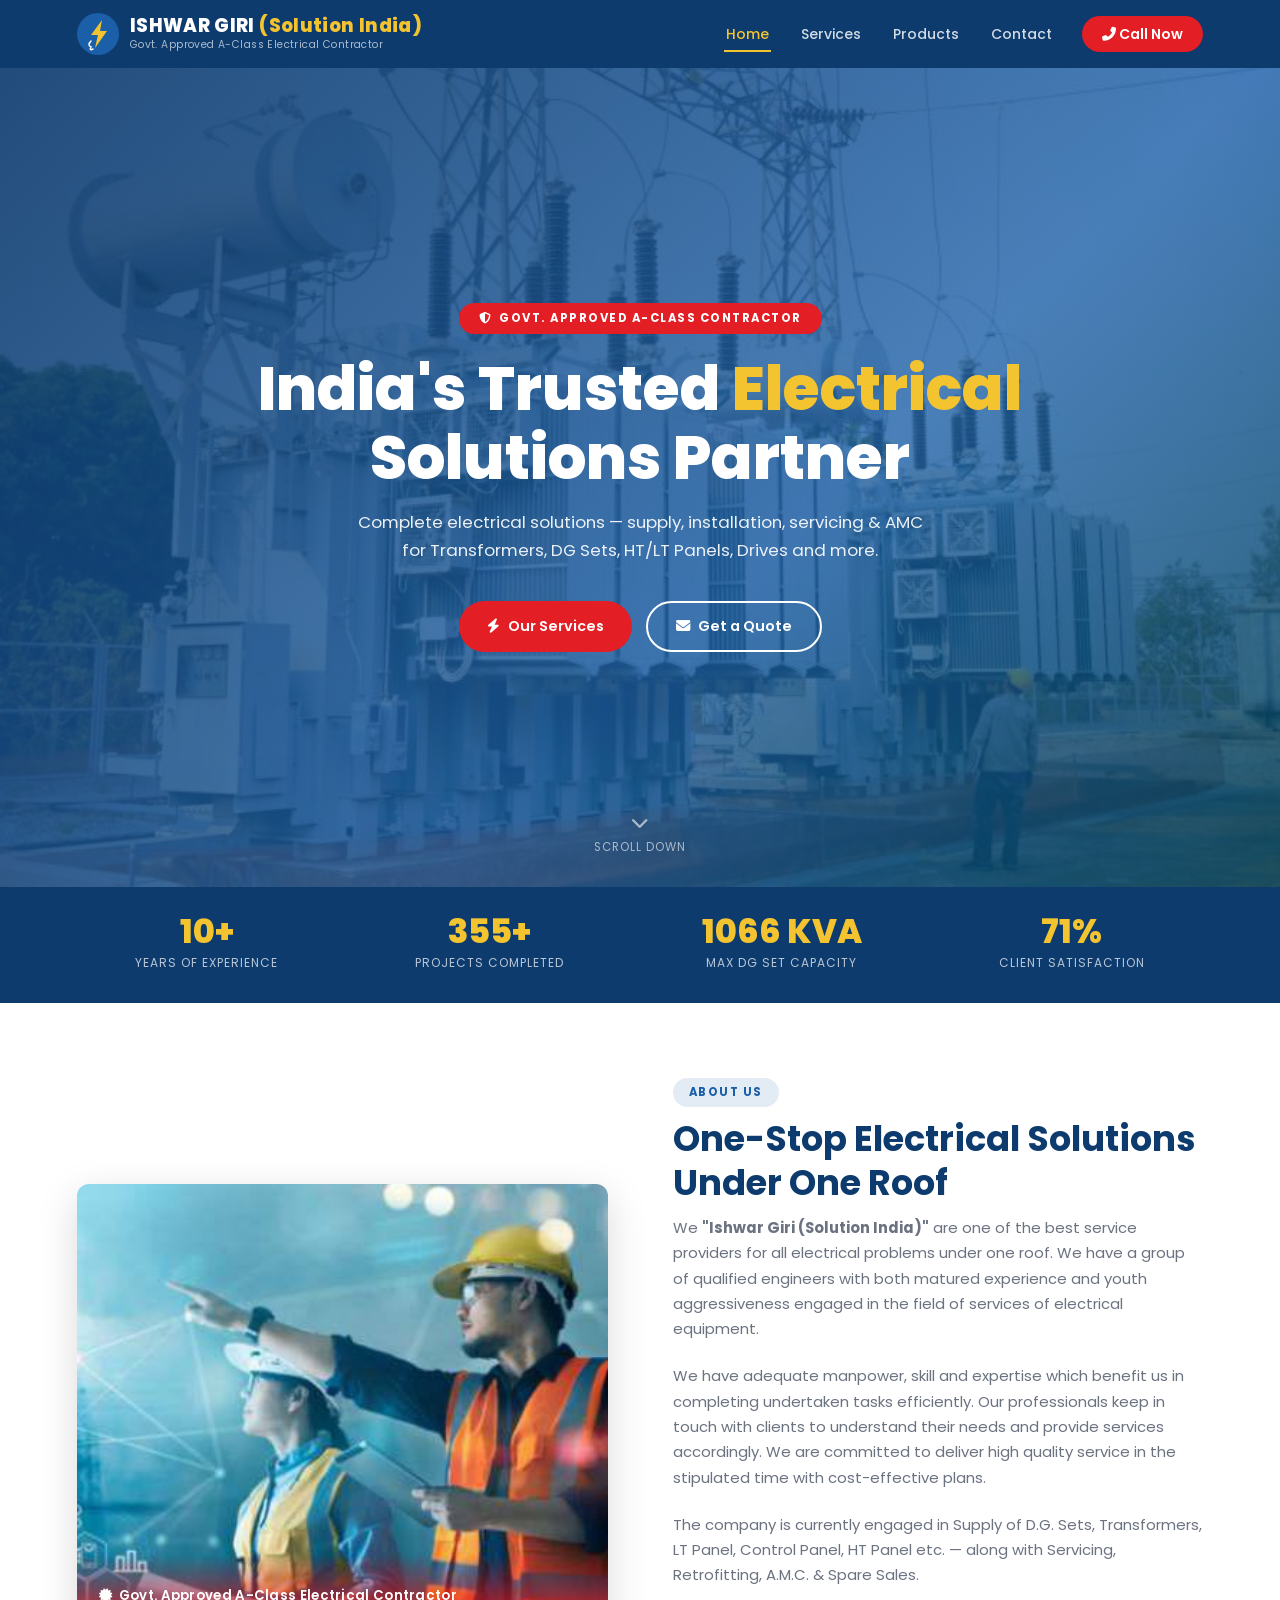
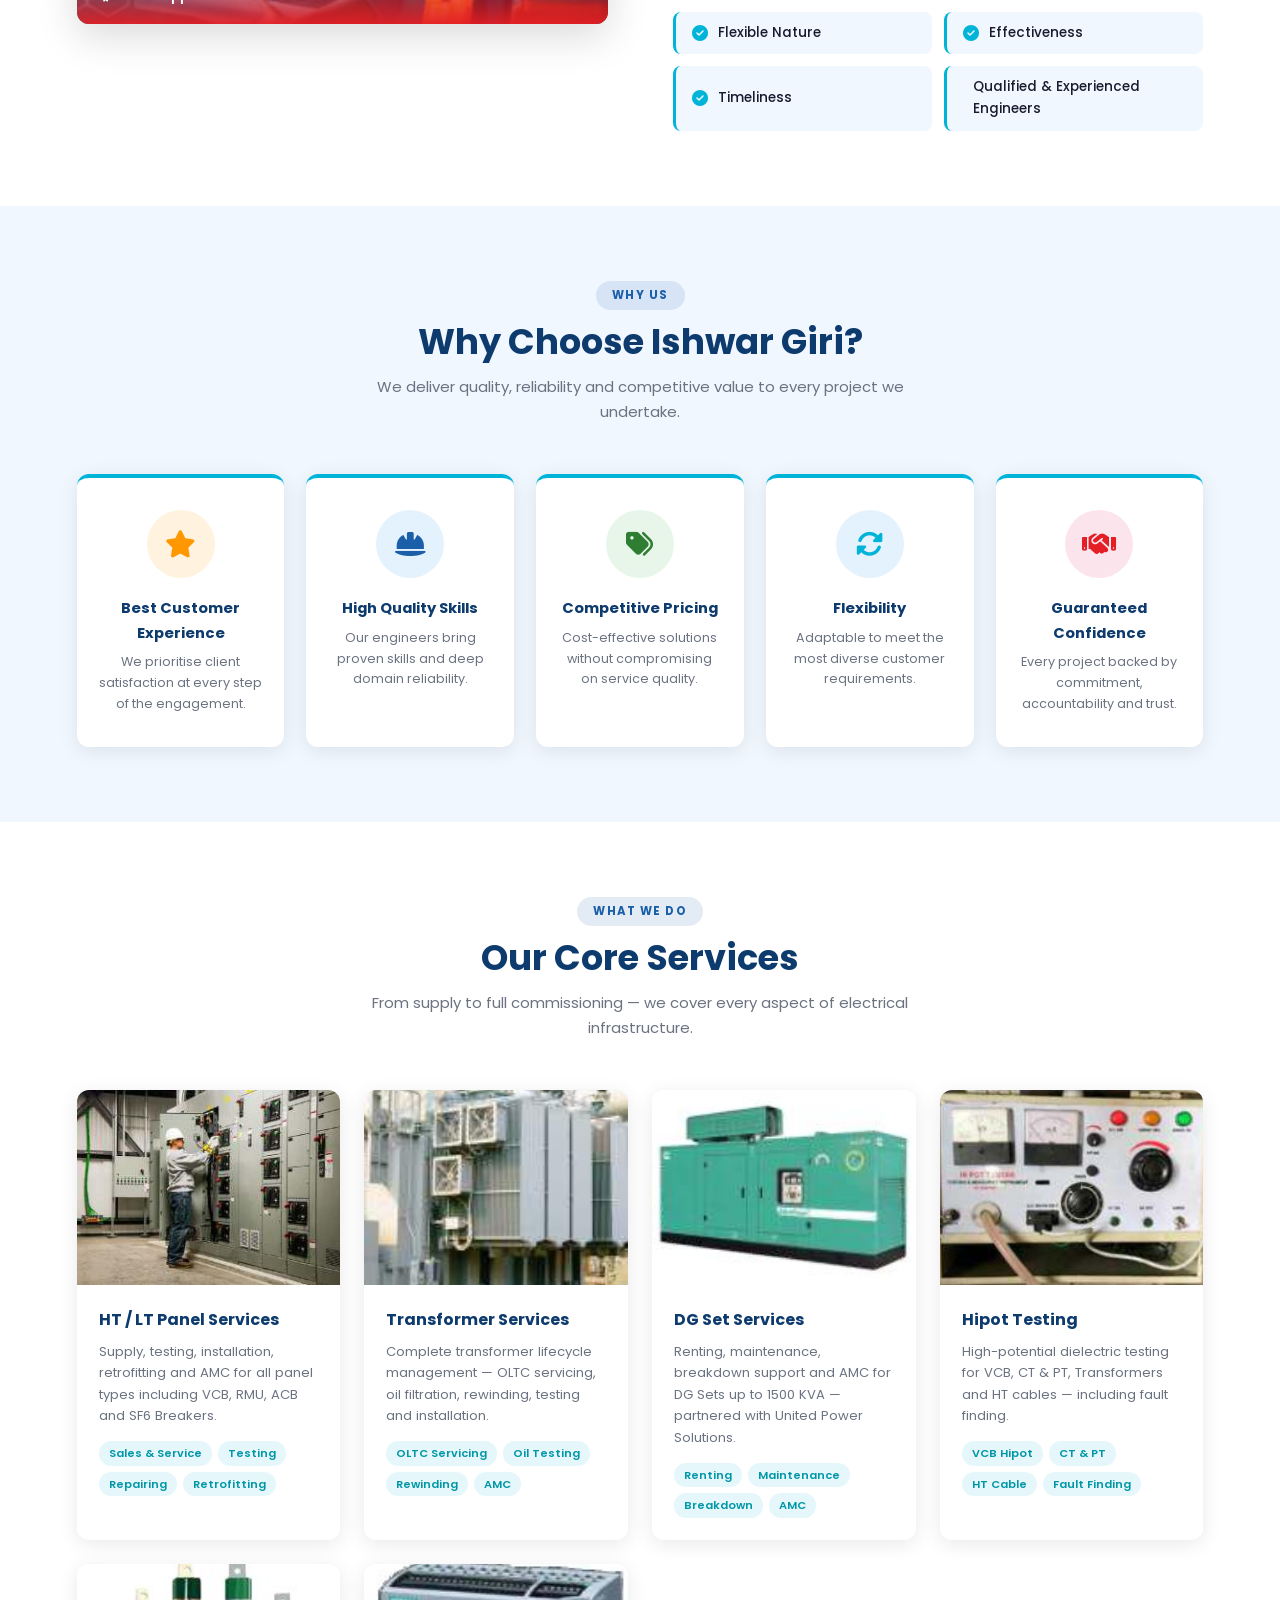
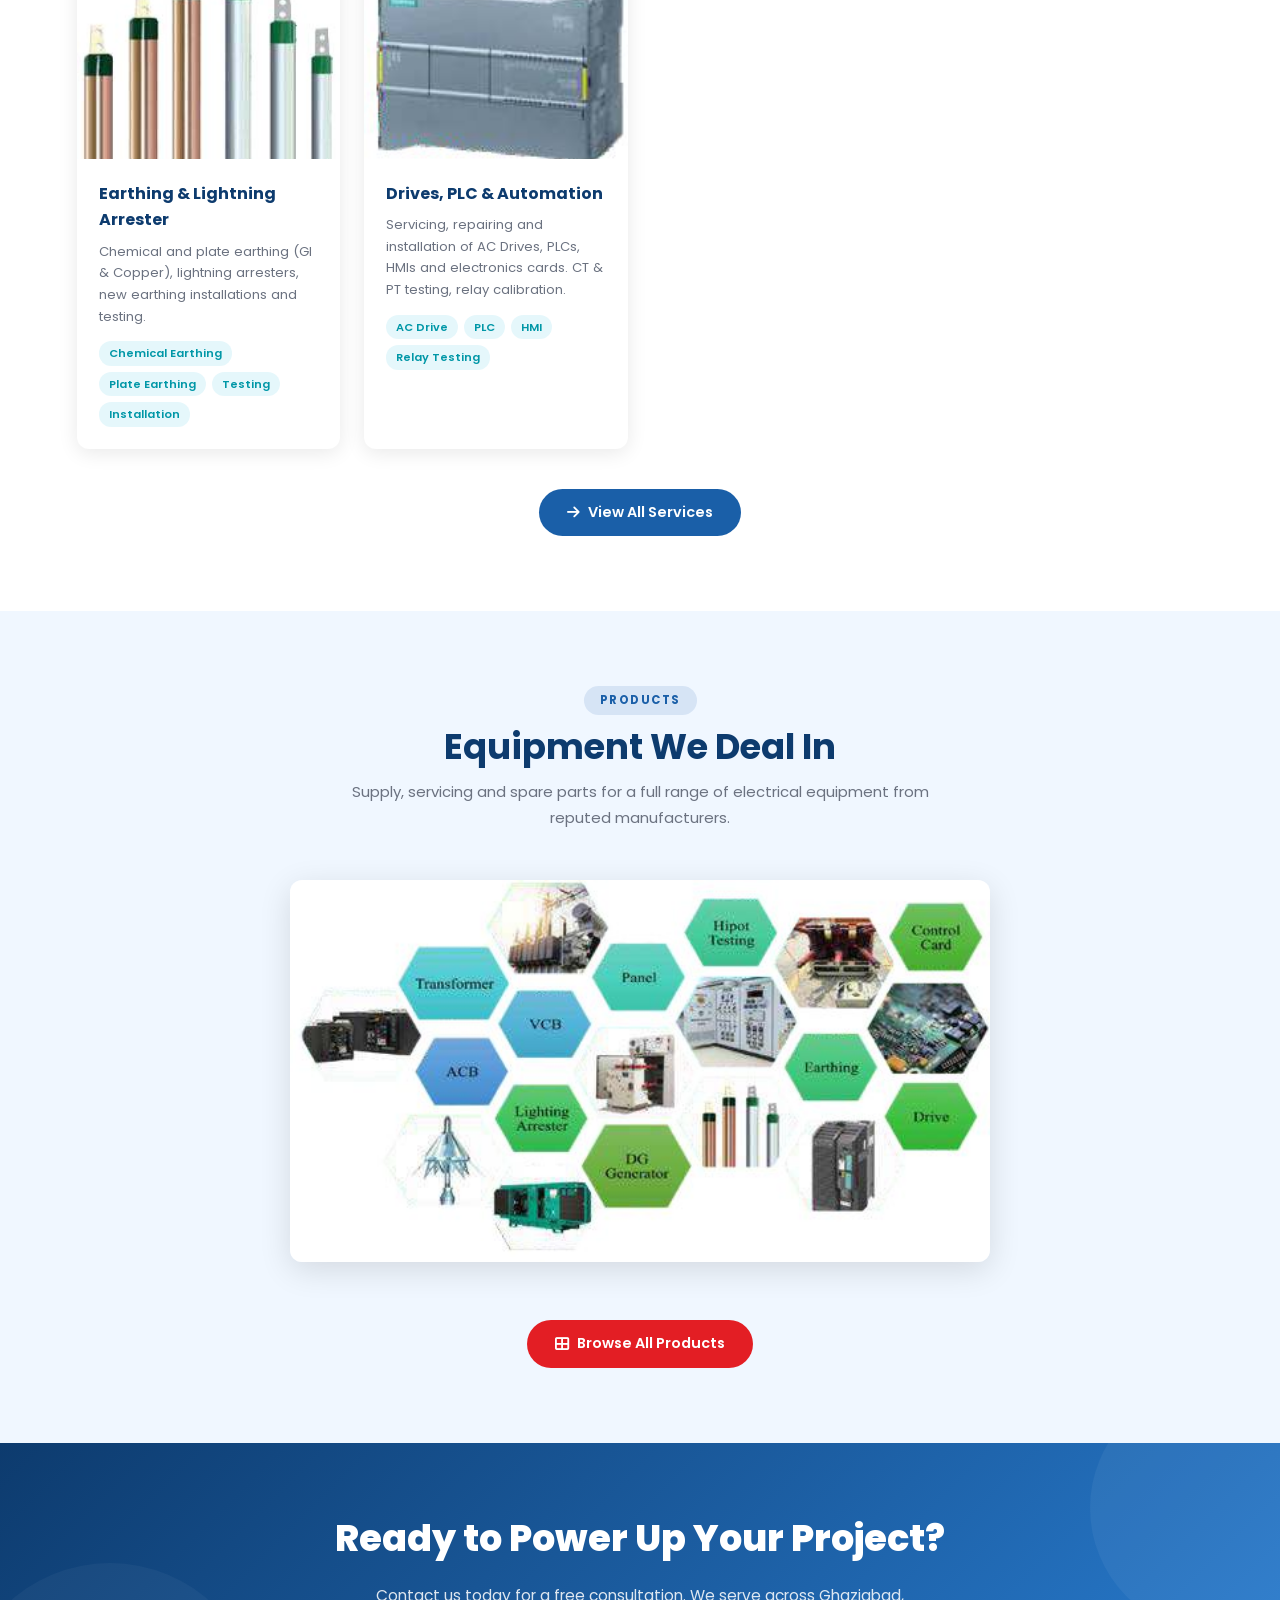
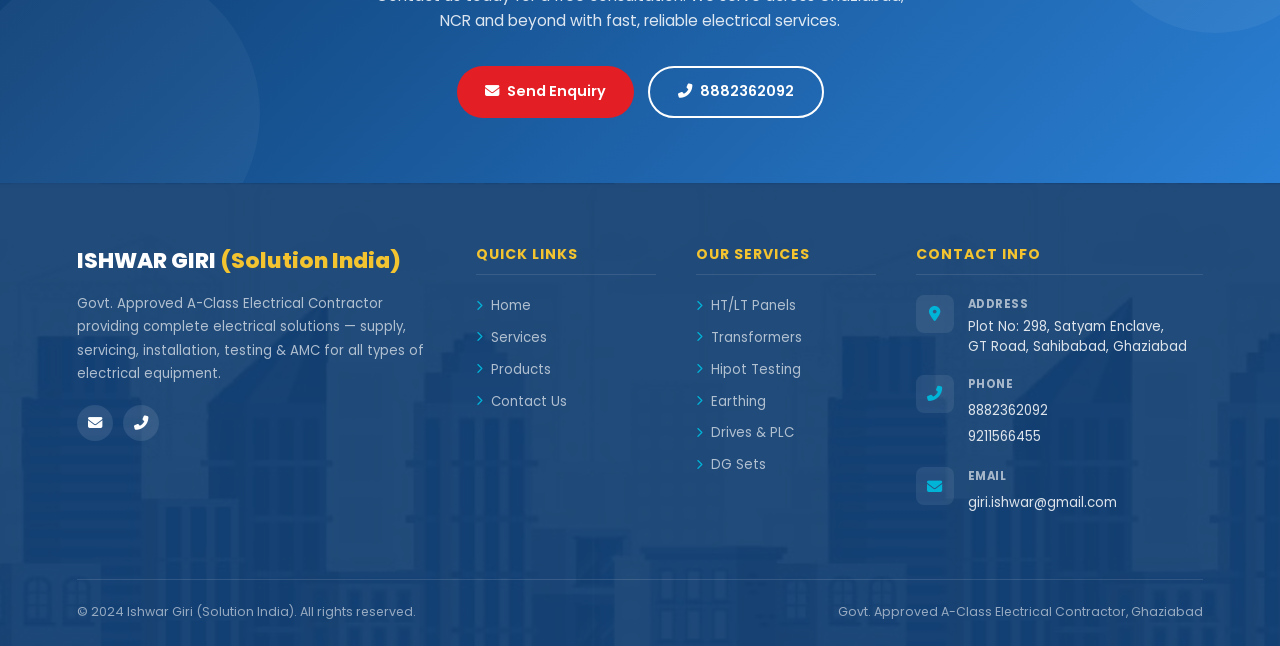
<file: index.html>
﻿<!DOCTYPE html>
<html lang="en">
<head>
  <meta charset="UTF-8" />
  <meta name="viewport" content="width=device-width, initial-scale=1.0" />
  <title>Ishwar Giri (Solution India) – Govt. Approved A-Class Electrical Contractor</title>
  <meta name="description" content="Ishwar Giri Solution India – Govt. Approved A-Class Electrical Contractor. Supply, Servicing, Repairing, Testing, Installation & AMC of Transformers, DG Sets, HT/LT Panels, Drives and more." />
  <link rel="stylesheet" href="css/style.css" />
  <link rel="stylesheet" href="https://cdnjs.cloudflare.com/ajax/libs/font-awesome/6.5.0/css/all.min.css" />
</head>
<body>

<!-- ============================================================
     NAVBAR
     ============================================================ -->
<nav class="navbar">
  <a href="index.html" class="nav-logo">
    <!-- SVG Logo -->
    <svg class="nav-logo-svg" width="42" height="42" viewBox="0 0 42 42" fill="none" xmlns="http://www.w3.org/2000/svg">
      <circle cx="21" cy="21" r="21" fill="#1a5fa8"/>
      <path d="M25 7 L14 22 H21 L18 35 L30 18 H23 Z" fill="#f4c430"/>
      <path d="M14 28 Q10 32 14 34 Q12 38 16 36" stroke="white" stroke-width="1.5" fill="none" stroke-linecap="round"/>
    </svg>
    <div>
      <div class="nav-logo-name">ISHWAR GIRI <span>(Solution India)</span></div>
      <div class="nav-logo-sub">Govt. Approved A-Class Electrical Contractor</div>
    </div>
  </a>

  <ul class="nav-links">
    <li><a href="index.html" class="active">Home</a></li>
    <li><a href="services.html">Services</a></li>
    <li><a href="products.html">Products</a></li>
    <li><a href="contact.html">Contact</a></li>
    <li><a href="tel:8882362092" class="nav-cta"><i class="fas fa-phone-alt"></i> Call Now</a></li>
  </ul>

  <button class="hamburger" aria-label="Menu">
    <span></span><span></span><span></span>
  </button>
</nav>

<!-- ============================================================
     HERO
     ============================================================ -->
<section class="hero" style="background-image:url('images/img794.jpg');">
  <div class="hero-overlay"></div>
  <div class="hero-content">
    <span class="hero-badge"><i class="fas fa-shield-alt"></i>&nbsp; Govt. Approved A-Class Contractor</span>
    <h1>India's Trusted <span class="accent">Electrical</span><br>Solutions Partner</h1>
    <p>Complete electrical solutions — supply, installation, servicing &amp; AMC for Transformers, DG Sets, HT/LT Panels, Drives and more.</p>
    <div class="btn-group">
      <a href="services.html" class="btn btn-primary"><i class="fas fa-bolt"></i> Our Services</a>
      <a href="contact.html" class="btn btn-outline"><i class="fas fa-envelope"></i> Get a Quote</a>
    </div>
  </div>
  <div class="hero-scroll">
    <i class="fas fa-chevron-down"></i>
    <span>Scroll Down</span>
  </div>
</section>

<!-- ============================================================
     STATS BAR
     ============================================================ -->
<div class="stats-bar">
  <div class="stat-item">
    <span class="stat-number" data-target="15" data-suffix="+">0+</span>
    <span class="stat-label">Years of Experience</span>
  </div>
  <div class="stat-item">
    <span class="stat-number" data-target="500" data-suffix="+">0+</span>
    <span class="stat-label">Projects Completed</span>
  </div>
  <div class="stat-item">
    <span class="stat-number" data-target="1500" data-suffix=" KVA">0 KVA</span>
    <span class="stat-label">Max DG Set Capacity</span>
  </div>
  <div class="stat-item">
    <span class="stat-number" data-target="100" data-suffix="%">0%</span>
    <span class="stat-label">Client Satisfaction</span>
  </div>
</div>

<!-- ============================================================
     ABOUT / COMPANY PROFILE
     ============================================================ -->
<section class="section">
  <div class="about-grid">
    <div class="about-img-wrap fade-up">
      <img src="images/img24.jpg" alt="Ishwar Giri engineers at work" loading="lazy" />
      <div class="about-badge">
        <i class="fas fa-certificate"></i>&nbsp; Govt. Approved A-Class Electrical Contractor
      </div>
    </div>

    <div class="about-content fade-up delay-2">
      <span class="section-tag">About Us</span>
      <h2 class="section-title">One-Stop Electrical Solutions Under One Roof</h2>
      <p class="section-subtitle">
        We <strong>"Ishwar Giri (Solution India)"</strong> are one of the best service providers for all electrical problems under one roof. We have a group of qualified engineers with both matured experience and youth aggressiveness engaged in the field of services of electrical equipment.
      </p>
      <p class="section-subtitle">
        We have adequate manpower, skill and expertise which benefit us in completing undertaken tasks efficiently. Our professionals keep in touch with clients to understand their needs and provide services accordingly. We are committed to deliver high quality service in the stipulated time with cost-effective plans.
      </p>
      <p class="section-subtitle">
        The company is currently engaged in Supply of D.G. Sets, Transformers, LT Panel, Control Panel, HT Panel etc. — along with Servicing, Retrofitting, A.M.C. &amp; Spare Sales.
      </p>

      <div class="feature-pills">
        <div class="feature-pill"><i class="fas fa-check-circle"></i> Flexible Nature</div>
        <div class="feature-pill"><i class="fas fa-check-circle"></i> Effectiveness</div>
        <div class="feature-pill"><i class="fas fa-check-circle"></i> Timeliness</div>
        <div class="feature-pill"><i class="fas fa-user-hard-hat"></i> Qualified &amp; Experienced Engineers</div>
      </div>
    </div>
  </div>
</section>

<!-- ============================================================
     WHY CHOOSE US
     ============================================================ -->
<section class="section section-light">
  <div class="section-header">
    <span class="section-tag">Why Us</span>
    <h2 class="section-title">Why Choose Ishwar Giri?</h2>
    <p class="section-subtitle">We deliver quality, reliability and competitive value to every project we undertake.</p>
  </div>

  <div class="why-grid">
    <div class="why-card fade-up delay-1">
      <div class="why-icon" style="background:#fff3e0;">
        <i class="fas fa-star" style="color:#ff9800;"></i>
      </div>
      <h3>Best Customer Experience</h3>
      <p>We prioritise client satisfaction at every step of the engagement.</p>
    </div>
    <div class="why-card fade-up delay-2">
      <div class="why-icon" style="background:#e3f2fd;">
        <i class="fas fa-hard-hat" style="color:#1a5fa8;"></i>
      </div>
      <h3>High Quality Skills</h3>
      <p>Our engineers bring proven skills and deep domain reliability.</p>
    </div>
    <div class="why-card fade-up delay-3">
      <div class="why-icon" style="background:#e8f5e9;">
        <i class="fas fa-tags" style="color:#2e7d32;"></i>
      </div>
      <h3>Competitive Pricing</h3>
      <p>Cost-effective solutions without compromising on service quality.</p>
    </div>
    <div class="why-card fade-up delay-4">
      <div class="why-icon" style="background:#e3f2fd;">
        <i class="fas fa-sync-alt" style="color:#00b4d8;"></i>
      </div>
      <h3>Flexibility</h3>
      <p>Adaptable to meet the most diverse customer requirements.</p>
    </div>
    <div class="why-card fade-up delay-1">
      <div class="why-icon" style="background:#fce4ec;">
        <i class="fas fa-handshake" style="color:#e31e24;"></i>
      </div>
      <h3>Guaranteed Confidence</h3>
      <p>Every project backed by commitment, accountability and trust.</p>
    </div>
  </div>
</section>

<!-- ============================================================
     SERVICES OVERVIEW
     ============================================================ -->
<section class="section">
  <div class="section-header">
    <span class="section-tag">What We Do</span>
    <h2 class="section-title">Our Core Services</h2>
    <p class="section-subtitle">From supply to full commissioning — we cover every aspect of electrical infrastructure.</p>
  </div>

  <div class="services-grid">
    <!-- Panels -->
    <div class="service-card fade-up delay-1">
      <div class="sc-img">
        <img src="images/img83.jpg" alt="HT LT Panel Servicing" loading="lazy" />
      </div>
      <div class="sc-body">
        <h3>HT / LT Panel Services</h3>
        <p>Supply, testing, installation, retrofitting and AMC for all panel types including VCB, RMU, ACB and SF6 Breakers.</p>
        <div class="sc-tags">
          <span class="sc-tag">Sales &amp; Service</span>
          <span class="sc-tag">Testing</span>
          <span class="sc-tag">Repairing</span>
          <span class="sc-tag">Retrofitting</span>
        </div>
      </div>
    </div>

    <!-- Transformer -->
    <div class="service-card fade-up delay-2">
      <div class="sc-img">
        <img src="images/img118.jpg" alt="Transformer Services" loading="lazy" />
      </div>
      <div class="sc-body">
        <h3>Transformer Services</h3>
        <p>Complete transformer lifecycle management — OLTC servicing, oil filtration, rewinding, testing and installation.</p>
        <div class="sc-tags">
          <span class="sc-tag">OLTC Servicing</span>
          <span class="sc-tag">Oil Testing</span>
          <span class="sc-tag">Rewinding</span>
          <span class="sc-tag">AMC</span>
        </div>
      </div>
    </div>

    <!-- DG Sets -->
    <div class="service-card fade-up delay-3">
      <div class="sc-img">
        <img src="images/img119.jpg" alt="DG Set Services" loading="lazy" />
      </div>
      <div class="sc-body">
        <h3>DG Set Services</h3>
        <p>Renting, maintenance, breakdown support and AMC for DG Sets up to 1500 KVA — partnered with United Power Solutions.</p>
        <div class="sc-tags">
          <span class="sc-tag">Renting</span>
          <span class="sc-tag">Maintenance</span>
          <span class="sc-tag">Breakdown</span>
          <span class="sc-tag">AMC</span>
        </div>
      </div>
    </div>

    <!-- Hipot Testing -->
    <div class="service-card fade-up delay-1">
      <div class="sc-img">
        <img src="images/img57.jpg" alt="Hipot Testing" loading="lazy" />
      </div>
      <div class="sc-body">
        <h3>Hipot Testing</h3>
        <p>High-potential dielectric testing for VCB, CT &amp; PT, Transformers and HT cables — including fault finding.</p>
        <div class="sc-tags">
          <span class="sc-tag">VCB Hipot</span>
          <span class="sc-tag">CT &amp; PT</span>
          <span class="sc-tag">HT Cable</span>
          <span class="sc-tag">Fault Finding</span>
        </div>
      </div>
    </div>

    <!-- Earthing -->
    <div class="service-card fade-up delay-2">
      <div class="sc-img">
        <img src="images/img78.jpg" alt="Earthing Installation" loading="lazy" />
      </div>
      <div class="sc-body">
        <h3>Earthing &amp; Lightning Arrester</h3>
        <p>Chemical and plate earthing (GI &amp; Copper), lightning arresters, new earthing installations and testing.</p>
        <div class="sc-tags">
          <span class="sc-tag">Chemical Earthing</span>
          <span class="sc-tag">Plate Earthing</span>
          <span class="sc-tag">Testing</span>
          <span class="sc-tag">Installation</span>
        </div>
      </div>
    </div>

    <!-- Drives & Automation -->
    <div class="service-card fade-up delay-3">
      <div class="sc-img">
        <img src="images/img90.jpg" alt="PLC AC Drive HMI" loading="lazy" />
      </div>
      <div class="sc-body">
        <h3>Drives, PLC &amp; Automation</h3>
        <p>Servicing, repairing and installation of AC Drives, PLCs, HMIs and electronics cards. CT &amp; PT testing, relay calibration.</p>
        <div class="sc-tags">
          <span class="sc-tag">AC Drive</span>
          <span class="sc-tag">PLC</span>
          <span class="sc-tag">HMI</span>
          <span class="sc-tag">Relay Testing</span>
        </div>
      </div>
    </div>
  </div>

  <div style="text-align:center; margin-top:40px;">
    <a href="services.html" class="btn btn-blue"><i class="fas fa-arrow-right"></i> View All Services</a>
  </div>
</section>

<!-- ============================================================
     PRODUCTS TEASER
     ============================================================ -->
<section class="section section-light">
  <div class="section-header">
    <span class="section-tag">Products</span>
    <h2 class="section-title">Equipment We Deal In</h2>
    <p class="section-subtitle">Supply, servicing and spare parts for a full range of electrical equipment from reputed manufacturers.</p>
  </div>
  <div style="text-align:center;">
    <img src="images/img22.jpg" alt="Products Overview" loading="lazy"
      style="max-width:700px;width:100%;border-radius:12px;box-shadow:0 8px 32px rgba(0,0,0,0.12);margin:0 auto 32px;" />
    <br>
    <a href="products.html" class="btn btn-primary"><i class="fas fa-th-large"></i> Browse All Products</a>
  </div>
</section>

<!-- ============================================================
     CTA BANNER
     ============================================================ -->
<section class="cta-banner">
  <div class="cta-inner">
    <h2>Ready to Power Up Your Project?</h2>
    <p>Contact us today for a free consultation. We serve across Ghaziabad, NCR and beyond with fast, reliable electrical services.</p>
    <div class="btn-group">
      <a href="contact.html" class="btn btn-primary"><i class="fas fa-envelope"></i> Send Enquiry</a>
      <a href="tel:8882362092" class="btn btn-outline"><i class="fas fa-phone-alt"></i> 8882362092</a>
    </div>
  </div>
</section>

<!-- ============================================================
     FOOTER
     ============================================================ -->
<footer>
  <div class="footer-inner">
    <div class="footer-grid">
      <!-- Brand -->
      <div class="footer-brand">
        <div class="footer-brand-name">ISHWAR GIRI <span>(Solution India)</span></div>
        <p>Govt. Approved A-Class Electrical Contractor providing complete electrical solutions — supply, servicing, installation, testing &amp; AMC for all types of electrical equipment.</p>
        <div class="footer-social">
          <a href="mailto:giri.ishwar@gmail.com" title="Email"><i class="fas fa-envelope"></i></a>
          <a href="tel:8882362092" title="Call"><i class="fas fa-phone-alt"></i></a>
        </div>
      </div>

      <!-- Quick Links -->
      <div class="footer-col">
        <h4>Quick Links</h4>
        <ul>
          <li><a href="index.html"><i class="fas fa-chevron-right"></i> Home</a></li>
          <li><a href="services.html"><i class="fas fa-chevron-right"></i> Services</a></li>
          <li><a href="products.html"><i class="fas fa-chevron-right"></i> Products</a></li>
          <li><a href="contact.html"><i class="fas fa-chevron-right"></i> Contact Us</a></li>
        </ul>
      </div>

      <!-- Services Links -->
      <div class="footer-col">
        <h4>Our Services</h4>
        <ul>
          <li><a href="services.html#panels"><i class="fas fa-chevron-right"></i> HT/LT Panels</a></li>
          <li><a href="services.html#transformer"><i class="fas fa-chevron-right"></i> Transformers</a></li>
          <li><a href="services.html#hipot"><i class="fas fa-chevron-right"></i> Hipot Testing</a></li>
          <li><a href="services.html#earthing"><i class="fas fa-chevron-right"></i> Earthing</a></li>
          <li><a href="services.html#drives"><i class="fas fa-chevron-right"></i> Drives &amp; PLC</a></li>
          <li><a href="services.html#dg"><i class="fas fa-chevron-right"></i> DG Sets</a></li>
        </ul>
      </div>

      <!-- Contact -->
      <div class="footer-col">
        <h4>Contact Info</h4>
        <div class="footer-contact-item">
          <div class="fci-icon"><i class="fas fa-map-marker-alt"></i></div>
          <div class="fci-text">
            <h5>Address</h5>
            <p>Plot No: 298, Satyam Enclave,<br>GT Road, Sahibabad, Ghaziabad</p>
          </div>
        </div>
        <div class="footer-contact-item">
          <div class="fci-icon"><i class="fas fa-phone-alt"></i></div>
          <div class="fci-text">
            <h5>Phone</h5>
            <a href="tel:8882362092">8882362092</a><br>
            <a href="tel:9211566455">9211566455</a>
          </div>
        </div>
        <div class="footer-contact-item">
          <div class="fci-icon"><i class="fas fa-envelope"></i></div>
          <div class="fci-text">
            <h5>Email</h5>
            <a href="mailto:giri.ishwar@gmail.com">giri.ishwar@gmail.com</a>
          </div>
        </div>
      </div>
    </div>

    <div class="footer-bottom">
      <p>&copy; 2024 Ishwar Giri (Solution India). All rights reserved.</p>
      <p>Govt. Approved A-Class Electrical Contractor, Ghaziabad</p>
    </div>
  </div>
</footer>

<script src="js/main.js"></script>
</body>
</html>
</file>
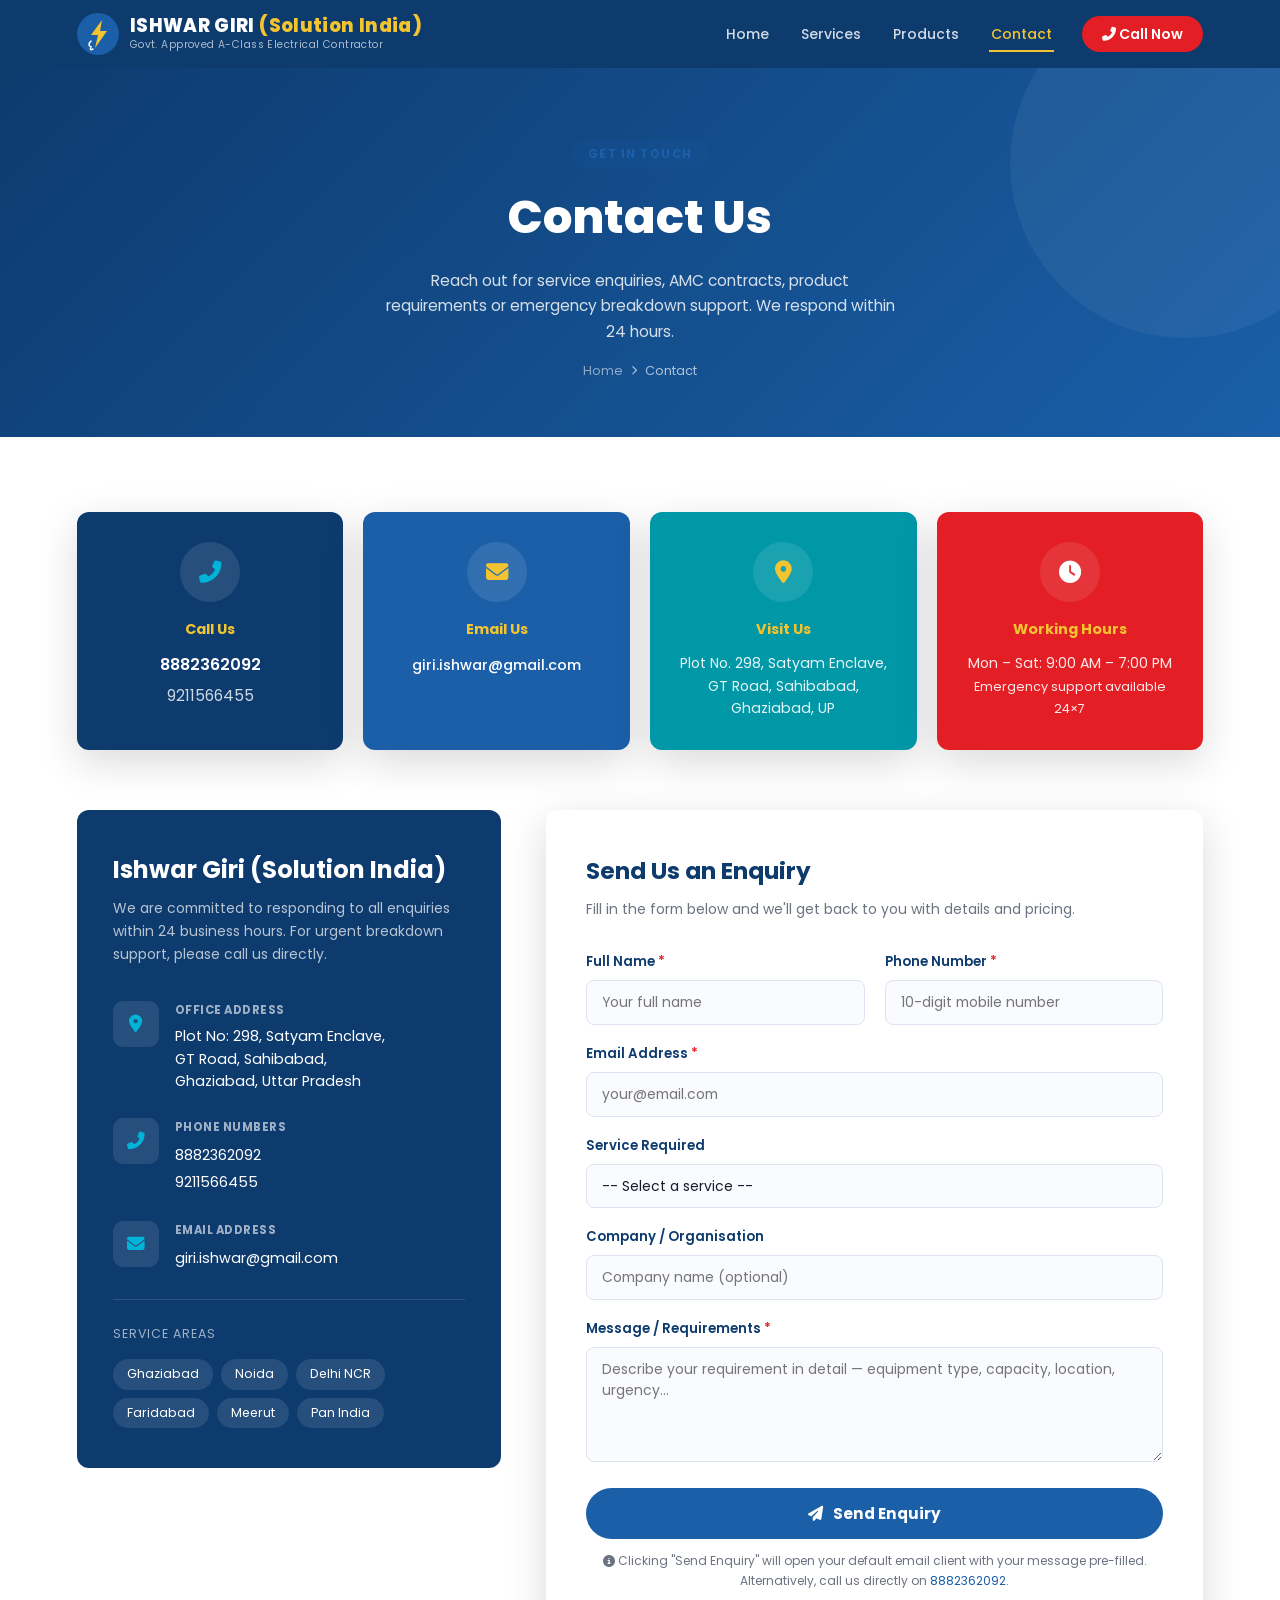
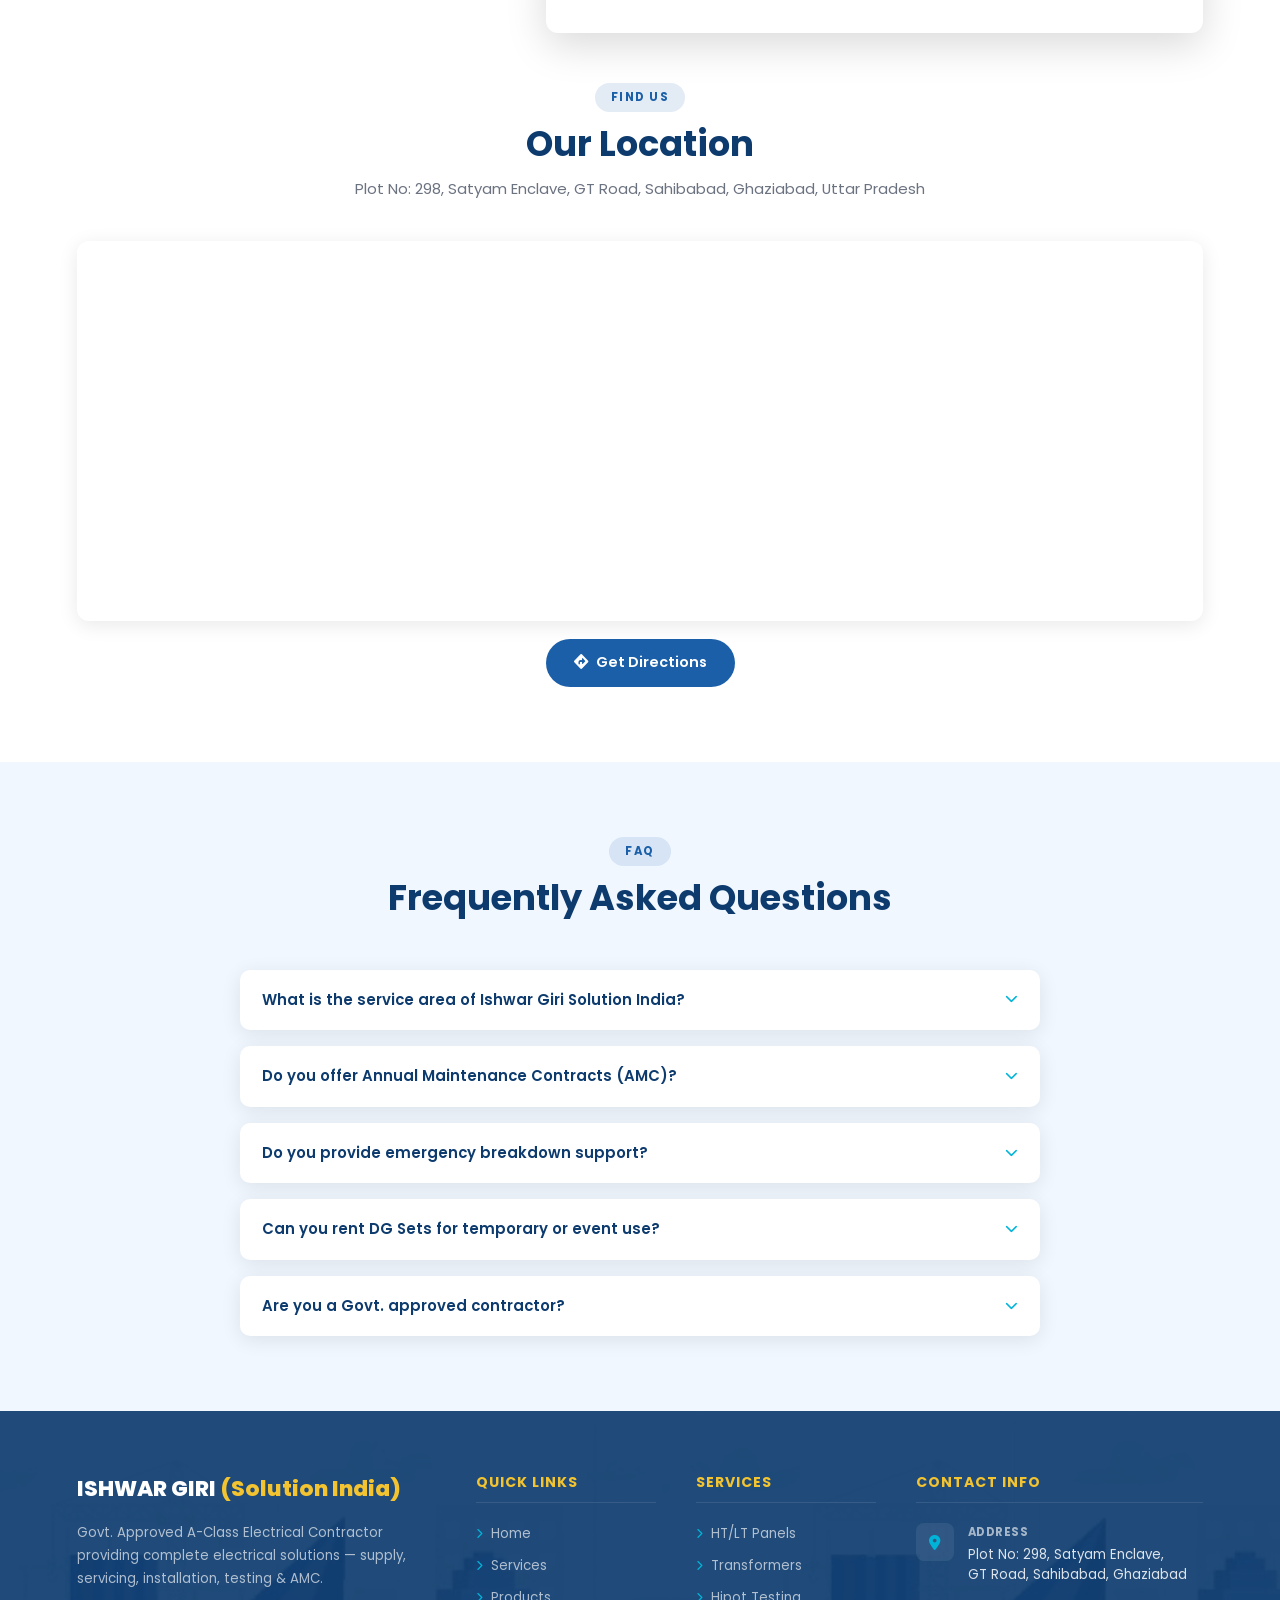
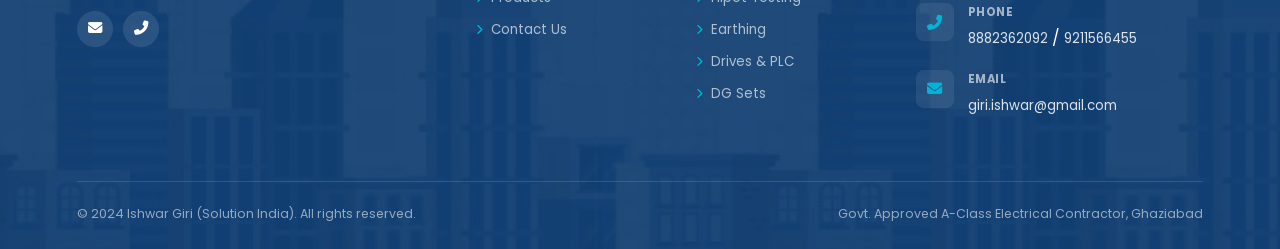
<file: contact.html>
﻿<!DOCTYPE html>
<html lang="en">
<head>
  <meta charset="UTF-8" />
  <meta name="viewport" content="width=device-width, initial-scale=1.0" />
  <title>Contact Us – Ishwar Giri (Solution India)</title>
  <meta name="description" content="Contact Ishwar Giri Solution India. Plot No. 298, Satyam Enclave, GT Road, Sahibabad, Ghaziabad. Call: 8882362092 / 9211566455. Email: giri.ishwar@gmail.com" />
  <link rel="stylesheet" href="css/style.css" />
  <link rel="stylesheet" href="https://cdnjs.cloudflare.com/ajax/libs/font-awesome/6.5.0/css/all.min.css" />
</head>
<body>

<!-- NAVBAR -->
<nav class="navbar">
  <a href="index.html" class="nav-logo">
    <svg class="nav-logo-svg" width="42" height="42" viewBox="0 0 42 42" fill="none">
      <circle cx="21" cy="21" r="21" fill="#1a5fa8"/>
      <path d="M25 7 L14 22 H21 L18 35 L30 18 H23 Z" fill="#f4c430"/>
      <path d="M14 28 Q10 32 14 34 Q12 38 16 36" stroke="white" stroke-width="1.5" fill="none" stroke-linecap="round"/>
    </svg>
    <div>
      <div class="nav-logo-name">ISHWAR GIRI <span>(Solution India)</span></div>
      <div class="nav-logo-sub">Govt. Approved A-Class Electrical Contractor</div>
    </div>
  </a>
  <ul class="nav-links">
    <li><a href="index.html">Home</a></li>
    <li><a href="services.html">Services</a></li>
    <li><a href="products.html">Products</a></li>
    <li><a href="contact.html" class="active">Contact</a></li>
    <li><a href="tel:8882362092" class="nav-cta"><i class="fas fa-phone-alt"></i> Call Now</a></li>
  </ul>
  <button class="hamburger" aria-label="Menu">
    <span></span><span></span><span></span>
  </button>
</nav>

<!-- PAGE HERO -->
<div class="page-hero">
  <span class="section-tag">Get In Touch</span>
  <h1>Contact Us</h1>
  <p>Reach out for service enquiries, AMC contracts, product requirements or emergency breakdown support. We respond within 24 hours.</p>
  <div class="breadcrumb">
    <a href="index.html">Home</a>
    <i class="fas fa-chevron-right"></i>
    <span>Contact</span>
  </div>
</div>

<!-- ============================================================
     QUICK CONTACT CARDS
     ============================================================ -->
<section class="section" style="padding-bottom:0;">
  <div style="display:grid;grid-template-columns:repeat(auto-fit,minmax(220px,1fr));gap:20px;margin-bottom:60px;">

    <div style="background:var(--primary-dark);color:white;padding:30px 24px;border-radius:12px;text-align:center;box-shadow:var(--shadow-lg);">
      <div style="width:60px;height:60px;background:rgba(255,255,255,0.1);border-radius:50%;display:flex;align-items:center;justify-content:center;margin:0 auto 16px;font-size:1.4rem;color:var(--teal);">
        <i class="fas fa-phone-alt"></i>
      </div>
      <h3 style="font-size:0.9rem;margin-bottom:10px;color:var(--gold);">Call Us</h3>
      <a href="tel:8882362092" style="display:block;color:white;font-size:1rem;font-weight:600;margin-bottom:4px;">8882362092</a>
      <a href="tel:9211566455" style="display:block;color:rgba(255,255,255,0.8);font-size:0.95rem;">9211566455</a>
    </div>

    <div style="background:var(--primary);color:white;padding:30px 24px;border-radius:12px;text-align:center;box-shadow:var(--shadow-lg);">
      <div style="width:60px;height:60px;background:rgba(255,255,255,0.1);border-radius:50%;display:flex;align-items:center;justify-content:center;margin:0 auto 16px;font-size:1.4rem;color:var(--gold);">
        <i class="fas fa-envelope"></i>
      </div>
      <h3 style="font-size:0.9rem;margin-bottom:10px;color:var(--gold);">Email Us</h3>
      <a href="mailto:giri.ishwar@gmail.com" style="color:white;font-size:0.9rem;font-weight:500;word-break:break-all;">giri.ishwar@gmail.com</a>
    </div>

    <div style="background:var(--teal-dark);color:white;padding:30px 24px;border-radius:12px;text-align:center;box-shadow:var(--shadow-lg);">
      <div style="width:60px;height:60px;background:rgba(255,255,255,0.1);border-radius:50%;display:flex;align-items:center;justify-content:center;margin:0 auto 16px;font-size:1.4rem;color:var(--gold);">
        <i class="fas fa-map-marker-alt"></i>
      </div>
      <h3 style="font-size:0.9rem;margin-bottom:10px;color:var(--gold);">Visit Us</h3>
      <p style="color:rgba(255,255,255,0.9);font-size:0.88rem;line-height:1.6;">Plot No. 298, Satyam Enclave,<br>GT Road, Sahibabad,<br>Ghaziabad, UP</p>
    </div>

    <div style="background:var(--red);color:white;padding:30px 24px;border-radius:12px;text-align:center;box-shadow:var(--shadow-lg);">
      <div style="width:60px;height:60px;background:rgba(255,255,255,0.1);border-radius:50%;display:flex;align-items:center;justify-content:center;margin:0 auto 16px;font-size:1.4rem;color:white;">
        <i class="fas fa-clock"></i>
      </div>
      <h3 style="font-size:0.9rem;margin-bottom:10px;color:var(--gold);">Working Hours</h3>
      <p style="color:rgba(255,255,255,0.9);font-size:0.88rem;line-height:1.6;">Mon – Sat: 9:00 AM – 7:00 PM<br><span style="font-size:0.8rem;">Emergency support available 24×7</span></p>
    </div>
  </div>

<!-- ============================================================
     CONTACT FORM + INFO PANEL
     ============================================================ -->
  <div class="contact-layout">

    <!-- Left: Contact Info -->
    <div class="contact-info-box fade-up">
      <h3>Ishwar Giri (Solution India)</h3>
      <p>We are committed to responding to all enquiries within 24 business hours. For urgent breakdown support, please call us directly.</p>

      <div class="cd-item">
        <div class="cd-icon"><i class="fas fa-map-marker-alt"></i></div>
        <div class="cd-text">
          <h4>Office Address</h4>
          <p>Plot No: 298, Satyam Enclave,<br>GT Road, Sahibabad,<br>Ghaziabad, Uttar Pradesh</p>
        </div>
      </div>

      <div class="cd-item">
        <div class="cd-icon"><i class="fas fa-phone-alt"></i></div>
        <div class="cd-text">
          <h4>Phone Numbers</h4>
          <a href="tel:8882362092">8882362092</a><br>
          <a href="tel:9211566455">9211566455</a>
        </div>
      </div>

      <div class="cd-item">
        <div class="cd-icon"><i class="fas fa-envelope"></i></div>
        <div class="cd-text">
          <h4>Email Address</h4>
          <a href="mailto:giri.ishwar@gmail.com">giri.ishwar@gmail.com</a>
        </div>
      </div>

      <div style="margin-top:28px;padding-top:24px;border-top:1px solid rgba(255,255,255,0.12);">
        <p style="font-size:0.78rem;opacity:0.6;margin-bottom:14px;text-transform:uppercase;letter-spacing:1px;">Service Areas</p>
        <div style="display:flex;flex-wrap:wrap;gap:8px;">
          <span style="padding:5px 14px;background:rgba(255,255,255,0.1);border-radius:20px;font-size:0.78rem;">Ghaziabad</span>
          <span style="padding:5px 14px;background:rgba(255,255,255,0.1);border-radius:20px;font-size:0.78rem;">Noida</span>
          <span style="padding:5px 14px;background:rgba(255,255,255,0.1);border-radius:20px;font-size:0.78rem;">Delhi NCR</span>
          <span style="padding:5px 14px;background:rgba(255,255,255,0.1);border-radius:20px;font-size:0.78rem;">Faridabad</span>
          <span style="padding:5px 14px;background:rgba(255,255,255,0.1);border-radius:20px;font-size:0.78rem;">Meerut</span>
          <span style="padding:5px 14px;background:rgba(255,255,255,0.1);border-radius:20px;font-size:0.78rem;">Pan India</span>
        </div>
      </div>
    </div>

    <!-- Right: Contact Form -->
    <div class="contact-form-box fade-up delay-2">
      <h3>Send Us an Enquiry</h3>
      <p>Fill in the form below and we'll get back to you with details and pricing.</p>

      <!--
        STATIC SITE EMAIL: Uses mailto: to open the user's email client.
        For server-less form submission without opening an email client,
        replace action with a Formspree endpoint: https://formspree.io/f/YOUR_ID
      -->
      <form
        id="contactForm"
        action="mailto:giri.ishwar@gmail.com"
        method="post"
        enctype="text/plain">

        <div class="form-row">
          <div class="form-group">
            <label for="name">Full Name <span style="color:var(--red);">*</span></label>
            <input type="text" id="name" name="name" placeholder="Your full name" required />
          </div>
          <div class="form-group">
            <label for="phone">Phone Number <span style="color:var(--red);">*</span></label>
            <input type="tel" id="phone" name="phone" placeholder="10-digit mobile number" pattern="[0-9]{10}" required />
          </div>
        </div>

        <div class="form-group">
          <label for="email">Email Address <span style="color:var(--red);">*</span></label>
          <input type="email" id="email" name="email" placeholder="your@email.com" required />
        </div>

        <div class="form-group">
          <label for="service">Service Required</label>
          <select id="service" name="service">
            <option value="">-- Select a service --</option>
            <option>HT / LT Panel – Sales &amp; Service</option>
            <option>Transformer – Servicing / AMC</option>
            <option>DG Set – Rental / AMC</option>
            <option>Hipot Testing</option>
            <option>Earthing &amp; Lightning Arrester</option>
            <option>AC Drive / PLC / HMI – Repair</option>
            <option>Switchyard Maintenance</option>
            <option>Product / Spare Supply</option>
            <option>Emergency Breakdown Support</option>
            <option>Other</option>
          </select>
        </div>

        <div class="form-group">
          <label for="company">Company / Organisation</label>
          <input type="text" id="company" name="company" placeholder="Company name (optional)" />
        </div>

        <div class="form-group">
          <label for="message">Message / Requirements <span style="color:var(--red);">*</span></label>
          <textarea id="message" name="message" placeholder="Describe your requirement in detail — equipment type, capacity, location, urgency..." required></textarea>
        </div>

        <button type="submit" class="btn-submit">
          <i class="fas fa-paper-plane"></i> Send Enquiry
        </button>

        <p class="form-note">
          <i class="fas fa-info-circle"></i>
          Clicking "Send Enquiry" will open your default email client with your message pre-filled.
          Alternatively, call us directly on <a href="tel:8882362092" style="color:var(--primary);">8882362092</a>.
        </p>
      </form>
    </div>
  </div>
</section>

<!-- ============================================================
     GOOGLE MAP
     ============================================================ -->
<section class="section" style="padding-top:50px;">
  <div class="section-header" style="margin-bottom:28px;">
    <span class="section-tag">Find Us</span>
    <h2 class="section-title">Our Location</h2>
    <p class="section-subtitle">Plot No: 298, Satyam Enclave, GT Road, Sahibabad, Ghaziabad, Uttar Pradesh</p>
  </div>
  <div class="map-wrap">
    <iframe
      src="https://www.google.com/maps/embed?pb=!1m18!1m12!1m3!1d3501.8736285782!2d77.35!3d28.67!2m3!1f0!2f0!3f0!3m2!1i1024!2i768!4f13.1!3m3!1m2!1s0x390ce5a23c30c4e7%3A0x0!2sSatyam+Enclave%2C+GT+Road%2C+Sahibabad%2C+Ghaziabad%2C+Uttar+Pradesh!5e0!3m2!1sen!2sin!4v1700000000000!5m2!1sen!2sin"
      allowfullscreen=""
      loading="lazy"
      referrerpolicy="no-referrer-when-downgrade"
      title="Ishwar Giri Solution India Location">
    </iframe>
  </div>
  <div style="text-align:center;margin-top:18px;">
    <a href="https://maps.google.com/?q=Satyam+Enclave+GT+Road+Sahibabad+Ghaziabad" target="_blank" rel="noopener" class="btn btn-blue" style="display:inline-flex;">
      <i class="fas fa-directions"></i> Get Directions
    </a>
  </div>
</section>

<!-- ============================================================
     FAQ SECTION
     ============================================================ -->
<section class="section section-light">
  <div class="section-header">
    <span class="section-tag">FAQ</span>
    <h2 class="section-title">Frequently Asked Questions</h2>
  </div>
  <div style="max-width:800px;margin:0 auto;display:flex;flex-direction:column;gap:16px;">

    <details style="background:white;border-radius:10px;box-shadow:var(--shadow);overflow:hidden;">
      <summary style="padding:18px 22px;font-weight:600;font-size:0.93rem;color:var(--primary-dark);cursor:pointer;list-style:none;display:flex;justify-content:space-between;align-items:center;">
        What is the service area of Ishwar Giri Solution India?
        <i class="fas fa-chevron-down" style="color:var(--teal);font-size:0.8rem;"></i>
      </summary>
      <div style="padding:0 22px 18px;color:var(--gray);font-size:0.87rem;line-height:1.7;">
        We primarily serve Ghaziabad, Noida, Delhi NCR, Faridabad and Meerut. For large-scale projects — transformer erection, substation work and DG rentals — we also operate pan-India. Contact us to discuss your project location.
      </div>
    </details>

    <details style="background:white;border-radius:10px;box-shadow:var(--shadow);overflow:hidden;">
      <summary style="padding:18px 22px;font-weight:600;font-size:0.93rem;color:var(--primary-dark);cursor:pointer;list-style:none;display:flex;justify-content:space-between;align-items:center;">
        Do you offer Annual Maintenance Contracts (AMC)?
        <i class="fas fa-chevron-down" style="color:var(--teal);font-size:0.8rem;"></i>
      </summary>
      <div style="padding:0 22px 18px;color:var(--gray);font-size:0.87rem;line-height:1.7;">
        Yes. We offer comprehensive AMC plans for Transformers (11KV &amp; 33KV), DG Sets up to 1500 KVA, HT/LT Panels, and all electrical equipment. AMC includes periodic servicing, testing and priority breakdown support.
      </div>
    </details>

    <details style="background:white;border-radius:10px;box-shadow:var(--shadow);overflow:hidden;">
      <summary style="padding:18px 22px;font-weight:600;font-size:0.93rem;color:var(--primary-dark);cursor:pointer;list-style:none;display:flex;justify-content:space-between;align-items:center;">
        Do you provide emergency breakdown support?
        <i class="fas fa-chevron-down" style="color:var(--teal);font-size:0.8rem;"></i>
      </summary>
      <div style="padding:0 22px 18px;color:var(--gray);font-size:0.87rem;line-height:1.7;">
        Yes. We provide 24×7 emergency breakdown support for critical electrical equipment. Call us immediately on <a href="tel:8882362092" style="color:var(--primary);font-weight:600;">8882362092</a> for urgent assistance.
      </div>
    </details>

    <details style="background:white;border-radius:10px;box-shadow:var(--shadow);overflow:hidden;">
      <summary style="padding:18px 22px;font-weight:600;font-size:0.93rem;color:var(--primary-dark);cursor:pointer;list-style:none;display:flex;justify-content:space-between;align-items:center;">
        Can you rent DG Sets for temporary or event use?
        <i class="fas fa-chevron-down" style="color:var(--teal);font-size:0.8rem;"></i>
      </summary>
      <div style="padding:0 22px 18px;color:var(--gray);font-size:0.87së;line-height:1.7;">
        Yes. Through our United Power Solutions partnership, we rent DG Sets up to 1500 KVA for industrial, construction, event and emergency power requirements. We also rent 11KV and 33KV transformers for temporary power needs.
      </div>
    </details>

    <details style="background:white;border-radius:10px;box-shadow:var(--shadow);overflow:hidden;">
      <summary style="padding:18px 22px;font-weight:600;font-size:0.93rem;color:var(--primary-dark);cursor:pointer;list-style:none;display:flex;justify-content:space-between;align-items:center;">
        Are you a Govt. approved contractor?
        <i class="fas fa-chevron-down" style="color:var(--teal);font-size:0.8rem;"></i>
      </summary>
      <div style="padding:0 22px 18px;color:var(--gray);font-size:0.87rem;line-height:1.7;">
        Yes. Ishwar Giri (Solution India) is a Government Approved A-Class Electrical Contractor, which means we are authorised to undertake high-tension (HT) electrical works including substation installations, HT panels and transformer erection.
      </div>
    </details>

  </div>
</section>

<!-- FOOTER -->
<footer>
  <div class="footer-inner">
    <div class="footer-grid">
      <div class="footer-brand">
        <div class="footer-brand-name">ISHWAR GIRI <span>(Solution India)</span></div>
        <p>Govt. Approved A-Class Electrical Contractor providing complete electrical solutions — supply, servicing, installation, testing &amp; AMC.</p>
        <div class="footer-social">
          <a href="mailto:giri.ishwar@gmail.com"><i class="fas fa-envelope"></i></a>
          <a href="tel:8882362092"><i class="fas fa-phone-alt"></i></a>
        </div>
      </div>
      <div class="footer-col">
        <h4>Quick Links</h4>
        <ul>
          <li><a href="index.html"><i class="fas fa-chevron-right"></i> Home</a></li>
          <li><a href="services.html"><i class="fas fa-chevron-right"></i> Services</a></li>
          <li><a href="products.html"><i class="fas fa-chevron-right"></i> Products</a></li>
          <li><a href="contact.html"><i class="fas fa-chevron-right"></i> Contact Us</a></li>
        </ul>
      </div>
      <div class="footer-col">
        <h4>Services</h4>
        <ul>
          <li><a href="services.html#panels"><i class="fas fa-chevron-right"></i> HT/LT Panels</a></li>
          <li><a href="services.html#transformer"><i class="fas fa-chevron-right"></i> Transformers</a></li>
          <li><a href="services.html#hipot"><i class="fas fa-chevron-right"></i> Hipot Testing</a></li>
          <li><a href="services.html#earthing"><i class="fas fa-chevron-right"></i> Earthing</a></li>
          <li><a href="services.html#drives"><i class="fas fa-chevron-right"></i> Drives &amp; PLC</a></li>
          <li><a href="services.html#dg"><i class="fas fa-chevron-right"></i> DG Sets</a></li>
        </ul>
      </div>
      <div class="footer-col">
        <h4>Contact Info</h4>
        <div class="footer-contact-item">
          <div class="fci-icon"><i class="fas fa-map-marker-alt"></i></div>
          <div class="fci-text">
            <h5>Address</h5>
            <p>Plot No: 298, Satyam Enclave,<br>GT Road, Sahibabad, Ghaziabad</p>
          </div>
        </div>
        <div class="footer-contact-item">
          <div class="fci-icon"><i class="fas fa-phone-alt"></i></div>
          <div class="fci-text">
            <h5>Phone</h5>
            <a href="tel:8882362092">8882362092</a> / <a href="tel:9211566455">9211566455</a>
          </div>
        </div>
        <div class="footer-contact-item">
          <div class="fci-icon"><i class="fas fa-envelope"></i></div>
          <div class="fci-text">
            <h5>Email</h5>
            <a href="mailto:giri.ishwar@gmail.com">giri.ishwar@gmail.com</a>
          </div>
        </div>
      </div>
    </div>
    <div class="footer-bottom">
      <p>&copy; 2024 Ishwar Giri (Solution India). All rights reserved.</p>
      <p>Govt. Approved A-Class Electrical Contractor, Ghaziabad</p>
    </div>
  </div>
</footer>

<script src="js/main.js"></script>
</body>
</html>
</file>
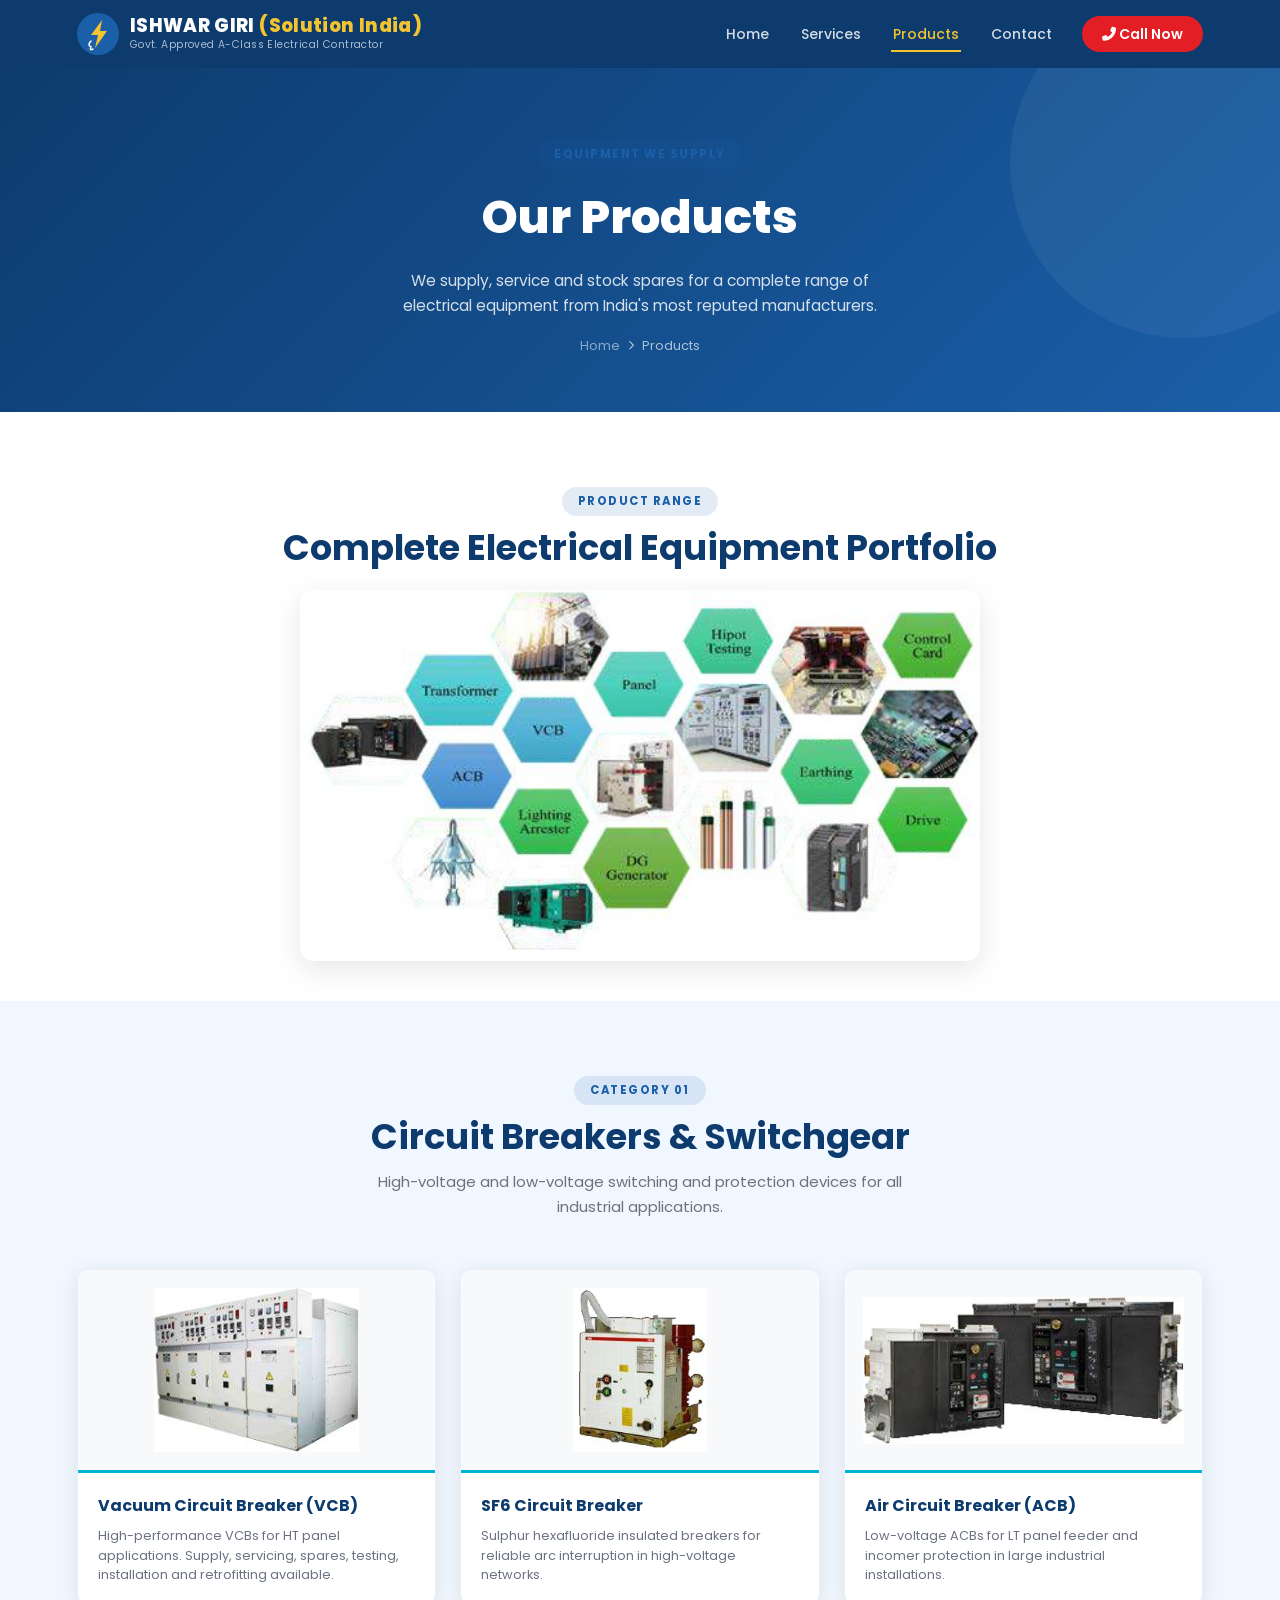
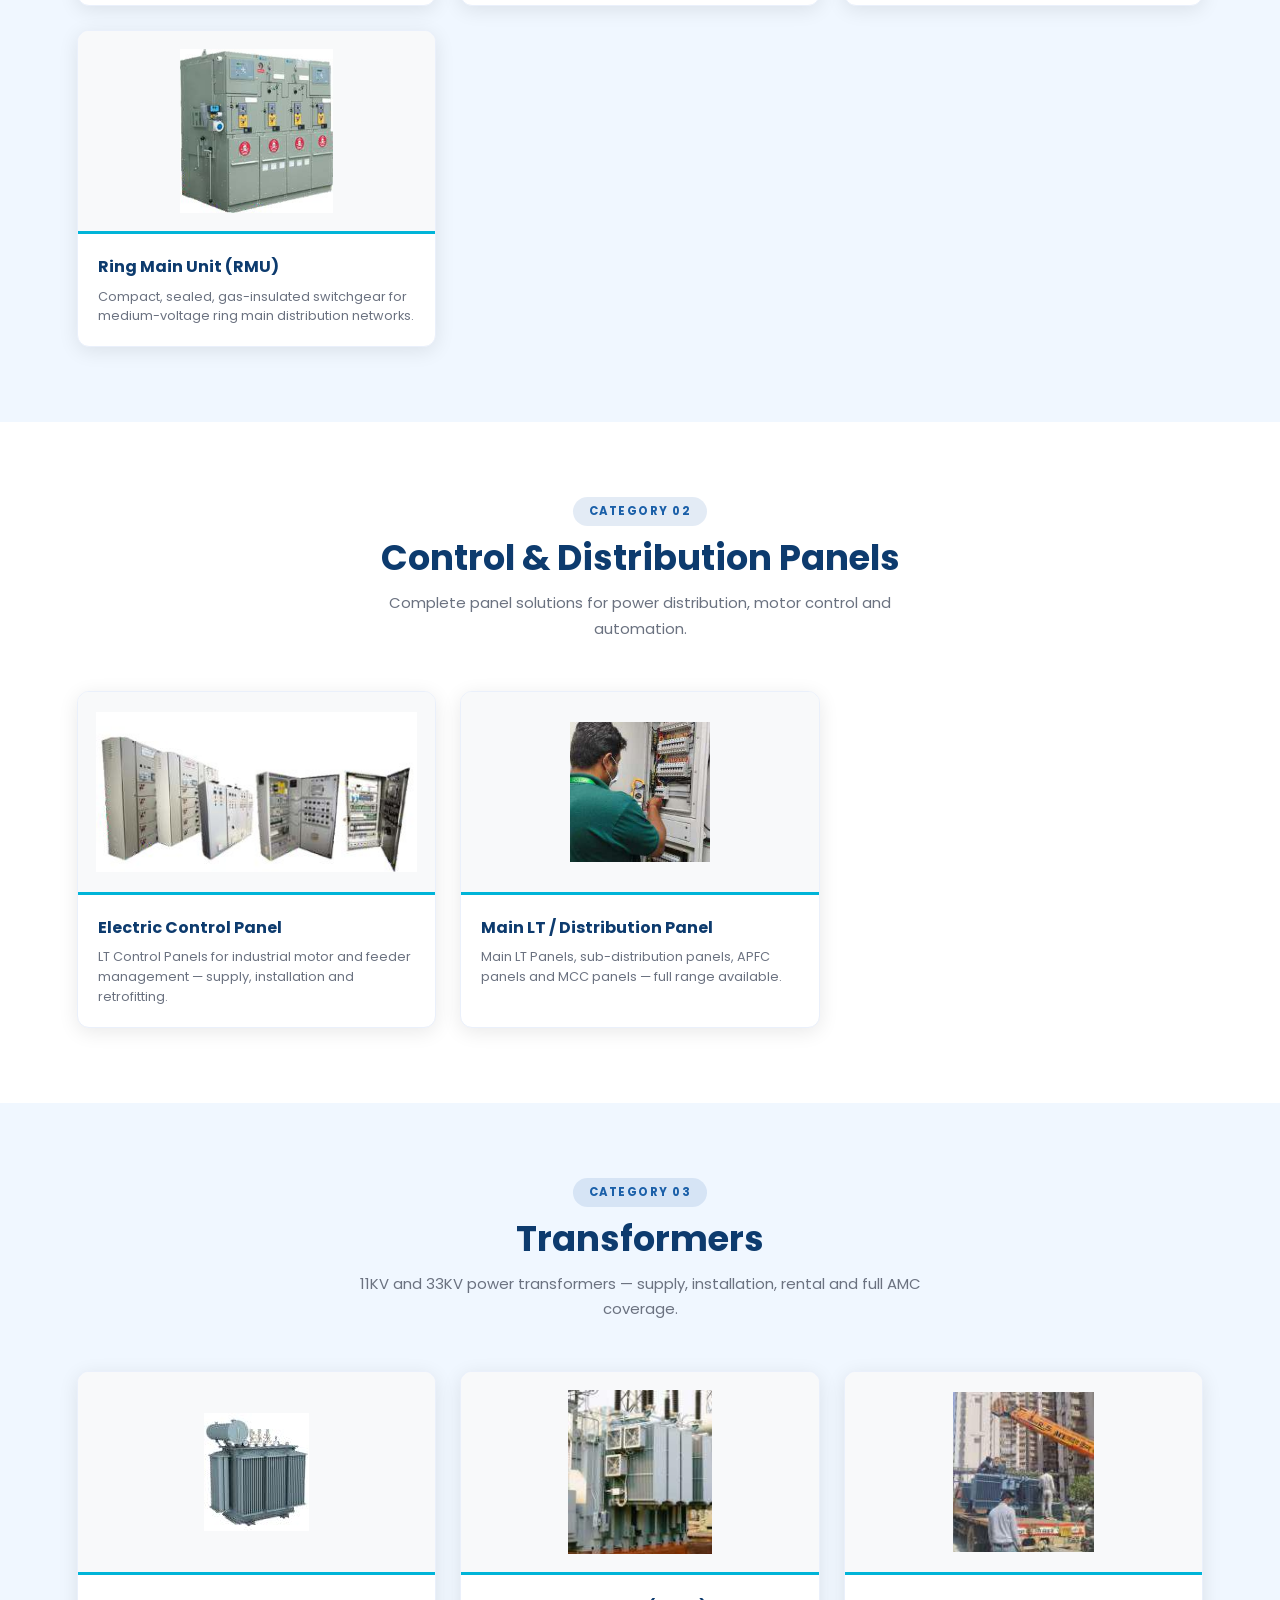
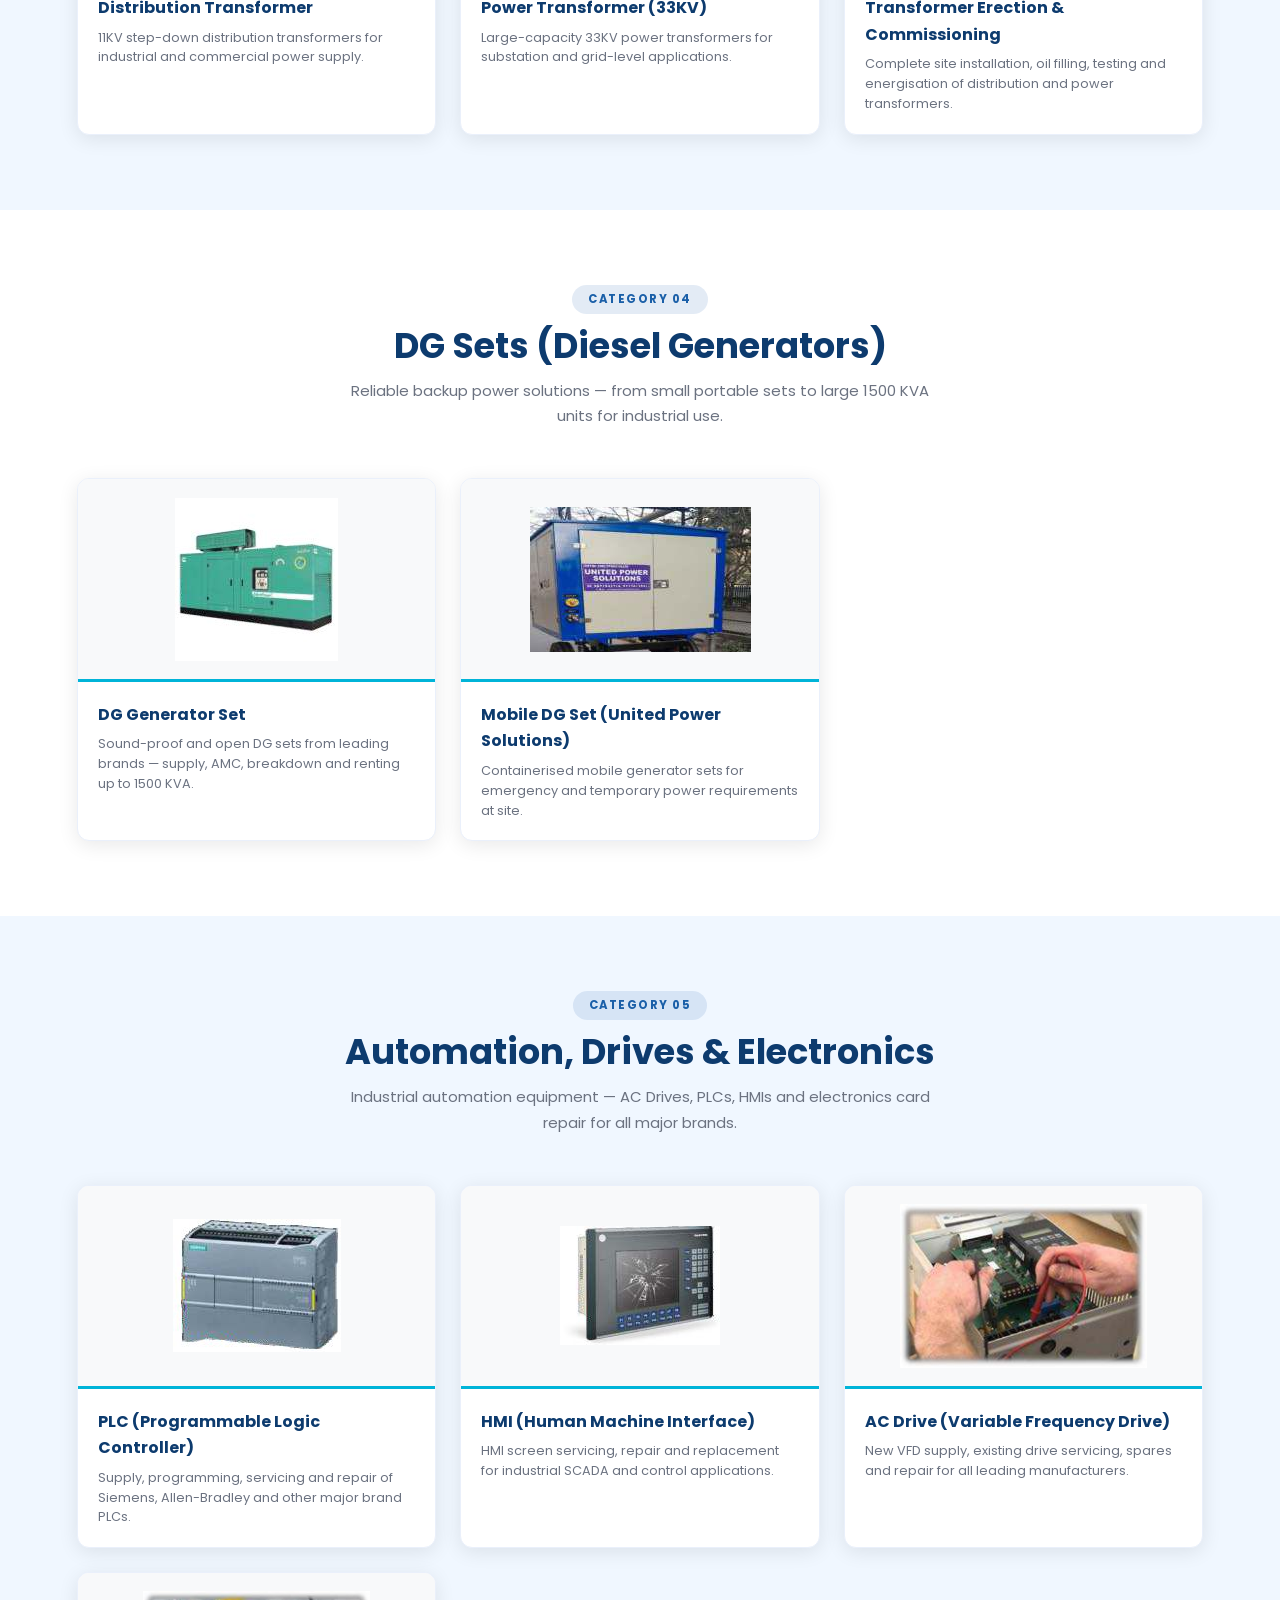
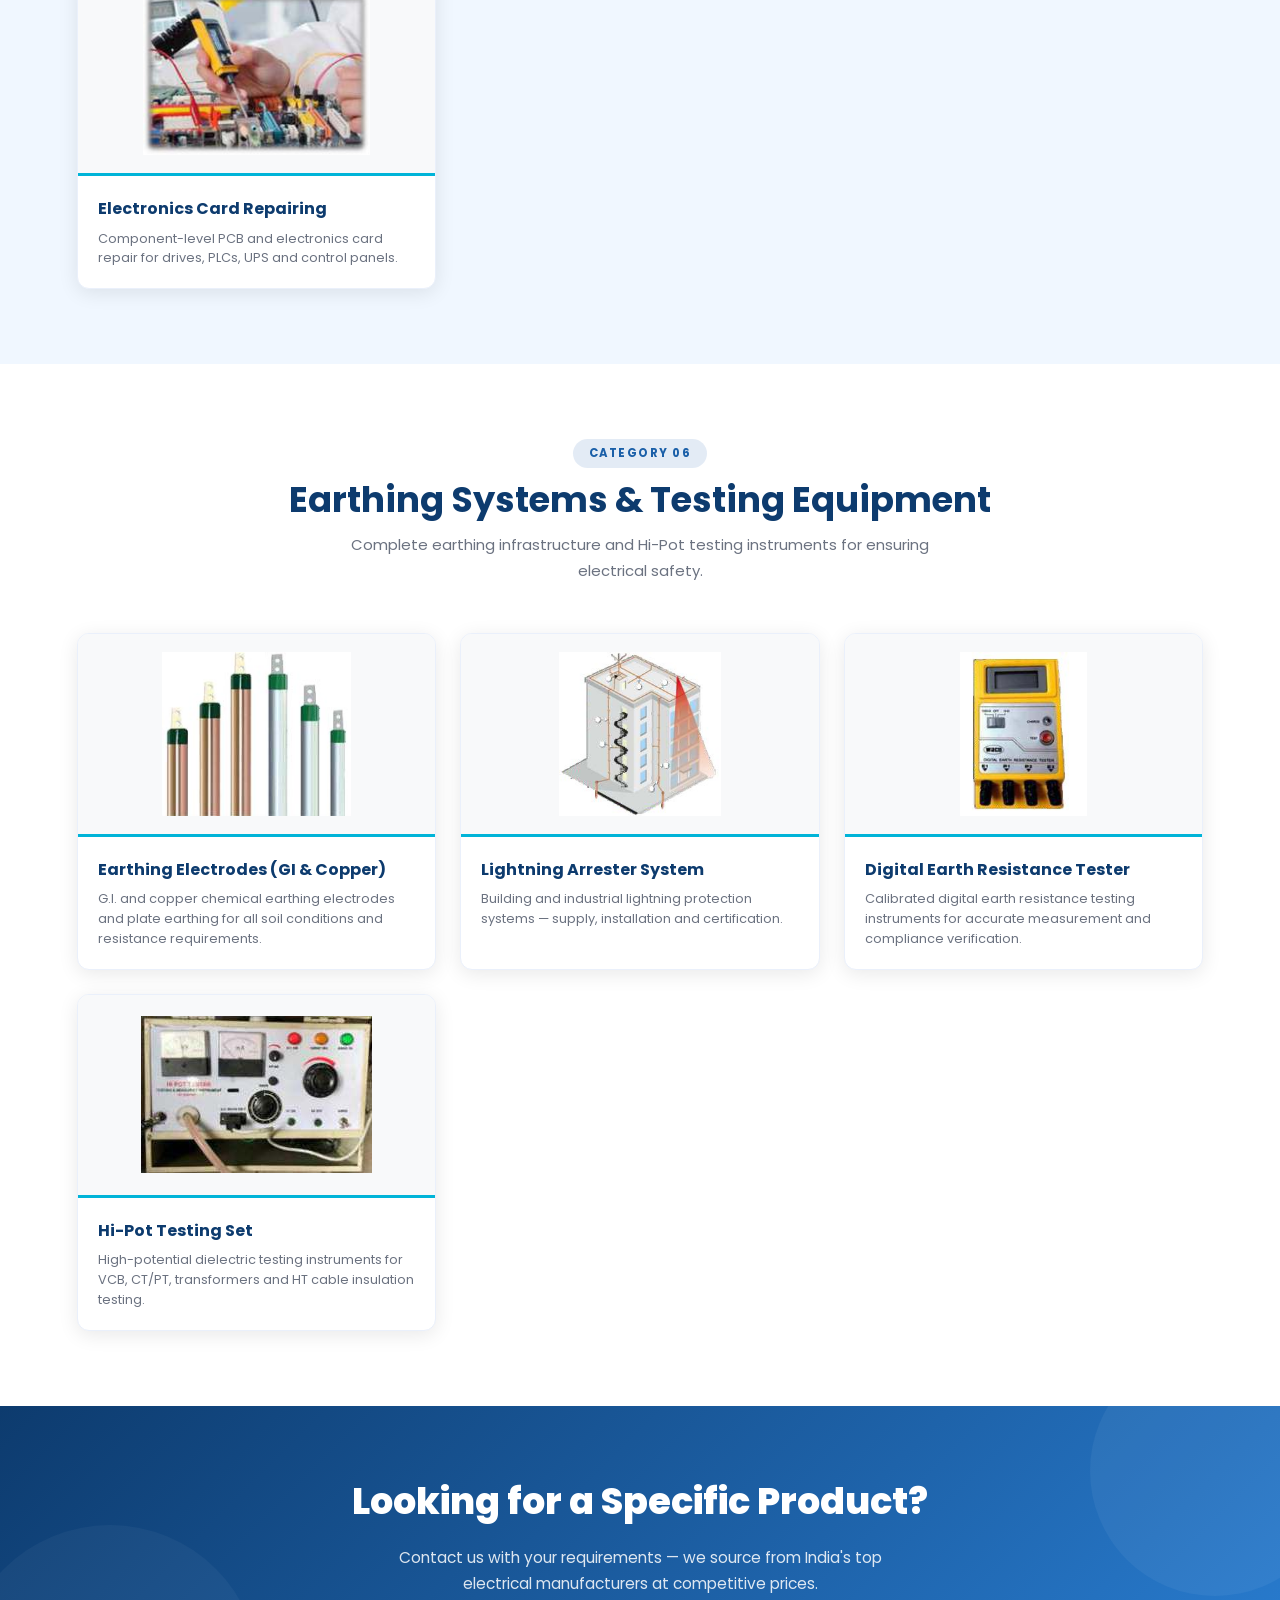
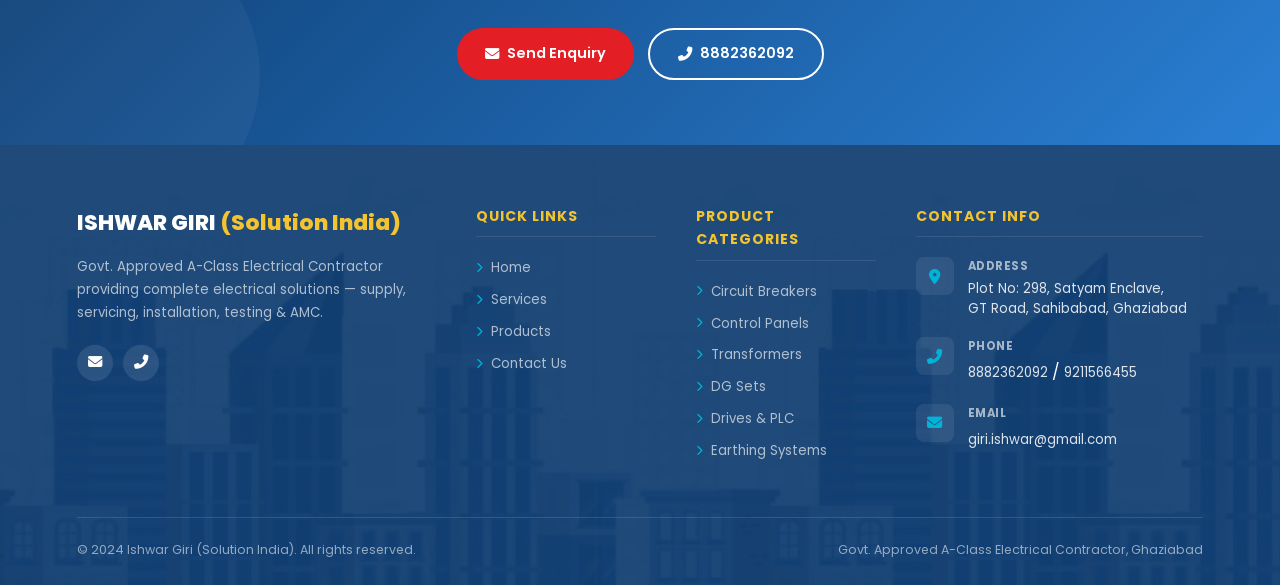
<file: products.html>
﻿<!DOCTYPE html>
<html lang="en">
<head>
  <meta charset="UTF-8" />
  <meta name="viewport" content="width=device-width, initial-scale=1.0" />
  <title>Products – Ishwar Giri (Solution India)</title>
  <meta name="description" content="Electrical equipment supply: Transformers, DG Sets, VCB, ACB, SF6 Breaker, RMU, Control Panels, PLC, HMI, AC Drives and Earthing solutions." />
  <link rel="stylesheet" href="css/style.css" />
  <link rel="stylesheet" href="https://cdnjs.cloudflare.com/ajax/libs/font-awesome/6.5.0/css/all.min.css" />
</head>
<body>

<!-- NAVBAR -->
<nav class="navbar">
  <a href="index.html" class="nav-logo">
    <svg class="nav-logo-svg" width="42" height="42" viewBox="0 0 42 42" fill="none">
      <circle cx="21" cy="21" r="21" fill="#1a5fa8"/>
      <path d="M25 7 L14 22 H21 L18 35 L30 18 H23 Z" fill="#f4c430"/>
      <path d="M14 28 Q10 32 14 34 Q12 38 16 36" stroke="white" stroke-width="1.5" fill="none" stroke-linecap="round"/>
    </svg>
    <div>
      <div class="nav-logo-name">ISHWAR GIRI <span>(Solution India)</span></div>
      <div class="nav-logo-sub">Govt. Approved A-Class Electrical Contractor</div>
    </div>
  </a>
  <ul class="nav-links">
    <li><a href="index.html">Home</a></li>
    <li><a href="services.html">Services</a></li>
    <li><a href="products.html" class="active">Products</a></li>
    <li><a href="contact.html">Contact</a></li>
    <li><a href="tel:8882362092" class="nav-cta"><i class="fas fa-phone-alt"></i> Call Now</a></li>
  </ul>
  <button class="hamburger" aria-label="Menu">
    <span></span><span></span><span></span>
  </button>
</nav>

<!-- PAGE HERO -->
<div class="page-hero">
  <span class="section-tag">Equipment We Supply</span>
  <h1>Our Products</h1>
  <p>We supply, service and stock spares for a complete range of electrical equipment from India's most reputed manufacturers.</p>
  <div class="breadcrumb">
    <a href="index.html">Home</a>
    <i class="fas fa-chevron-right"></i>
    <span>Products</span>
  </div>
</div>

<!-- ============================================================
     OVERVIEW HEX GRAPHIC
     ============================================================ -->
<section class="section" style="padding-bottom:30px;text-align:center;">
  <span class="section-tag">Product Range</span>
  <h2 class="section-title" style="margin-bottom:20px;">Complete Electrical Equipment Portfolio</h2>
  <img src="images/img22.jpg" alt="Full product range overview"
    loading="lazy"
    style="max-width:680px;width:100%;margin:0 auto 10px;border-radius:14px;box-shadow:0 8px 30px rgba(0,0,0,0.1);" />
</section>

<!-- ============================================================
     CATEGORY: CIRCUIT BREAKERS
     ============================================================ -->
<section class="section section-light">
  <div class="section-header">
    <span class="section-tag">Category 01</span>
    <h2 class="section-title">Circuit Breakers &amp; Switchgear</h2>
    <p class="section-subtitle">High-voltage and low-voltage switching and protection devices for all industrial applications.</p>
  </div>

  <div class="products-grid">
    <div class="product-card fade-up delay-1">
      <div class="pc-img">
        <img src="images/img39.jpg" alt="Vacuum Circuit Breaker" loading="lazy" />
      </div>
      <div class="pc-body">
        <h3>Vacuum Circuit Breaker (VCB)</h3>
        <p>High-performance VCBs for HT panel applications. Supply, servicing, spares, testing, installation and retrofitting available.</p>
      </div>
    </div>

    <div class="product-card fade-up delay-2">
      <div class="pc-img">
        <img src="images/img33.jpg" alt="SF6 Circuit Breaker" loading="lazy" />
      </div>
      <div class="pc-body">
        <h3>SF6 Circuit Breaker</h3>
        <p>Sulphur hexafluoride insulated breakers for reliable arc interruption in high-voltage networks.</p>
      </div>
    </div>

    <div class="product-card fade-up delay-3">
      <div class="pc-img">
        <img src="images/img35.jpg" alt="Air Circuit Breaker" loading="lazy" />
      </div>
      <div class="pc-body">
        <h3>Air Circuit Breaker (ACB)</h3>
        <p>Low-voltage ACBs for LT panel feeder and incomer protection in large industrial installations.</p>
      </div>
    </div>

    <div class="product-card fade-up delay-4">
      <div class="pc-img">
        <img src="images/img37.jpg" alt="Ring Main Unit RMU" loading="lazy" />
      </div>
      <div class="pc-body">
        <h3>Ring Main Unit (RMU)</h3>
        <p>Compact, sealed, gas-insulated switchgear for medium-voltage ring main distribution networks.</p>
      </div>
    </div>
  </div>
</section>

<!-- ============================================================
     CATEGORY: CONTROL PANELS
     ============================================================ -->
<section class="section">
  <div class="section-header">
    <span class="section-tag">Category 02</span>
    <h2 class="section-title">Control &amp; Distribution Panels</h2>
    <p class="section-subtitle">Complete panel solutions for power distribution, motor control and automation.</p>
  </div>

  <div class="products-grid">
    <div class="product-card fade-up delay-1">
      <div class="pc-img">
        <img src="images/img41.jpg" alt="Electric Control Panel" loading="lazy" />
      </div>
      <div class="pc-body">
        <h3>Electric Control Panel</h3>
        <p>LT Control Panels for industrial motor and feeder management — supply, installation and retrofitting.</p>
      </div>
    </div>

    <div class="product-card fade-up delay-2">
      <div class="pc-img" style="padding:30px;">
        <img src="images/img82.jpg" alt="Panel Installation" loading="lazy" style="object-fit:cover;" />
      </div>
      <div class="pc-body">
        <h3>Main LT / Distribution Panel</h3>
        <p>Main LT Panels, sub-distribution panels, APFC panels and MCC panels — full range available.</p>
      </div>
    </div>
  </div>
</section>

<!-- ============================================================
     CATEGORY: TRANSFORMERS
     ============================================================ -->
<section class="section section-light">
  <div class="section-header">
    <span class="section-tag">Category 03</span>
    <h2 class="section-title">Transformers</h2>
    <p class="section-subtitle">11KV and 33KV power transformers — supply, installation, rental and full AMC coverage.</p>
  </div>

  <div class="products-grid">
    <div class="product-card fade-up delay-1">
      <div class="pc-img">
        <img src="images/img121.jpg" alt="Distribution Transformer" loading="lazy" />
      </div>
      <div class="pc-body">
        <h3>Distribution Transformer</h3>
        <p>11KV step-down distribution transformers for industrial and commercial power supply.</p>
      </div>
    </div>

    <div class="product-card fade-up delay-2">
      <div class="pc-img">
        <img src="images/img118.jpg" alt="Power Transformer" loading="lazy" style="object-fit:cover;" />
      </div>
      <div class="pc-body">
        <h3>Power Transformer (33KV)</h3>
        <p>Large-capacity 33KV power transformers for substation and grid-level applications.</p>
      </div>
    </div>

    <div class="product-card fade-up delay-3">
      <div class="pc-img" style="padding:20px;">
        <img src="images/img115.jpg" alt="Transformer Installation" loading="lazy" style="object-fit:cover;" />
      </div>
      <div class="pc-body">
        <h3>Transformer Erection &amp; Commissioning</h3>
        <p>Complete site installation, oil filling, testing and energisation of distribution and power transformers.</p>
      </div>
    </div>
  </div>
</section>

<!-- ============================================================
     CATEGORY: DG SETS
     ============================================================ -->
<section class="section">
  <div class="section-header">
    <span class="section-tag">Category 04</span>
    <h2 class="section-title">DG Sets (Diesel Generators)</h2>
    <p class="section-subtitle">Reliable backup power solutions — from small portable sets to large 1500 KVA units for industrial use.</p>
  </div>

  <div class="products-grid">
    <div class="product-card fade-up delay-1">
      <div class="pc-img">
        <img src="images/img119.jpg" alt="DG Set Generator" loading="lazy" />
      </div>
      <div class="pc-body">
        <h3>DG Generator Set</h3>
        <p>Sound-proof and open DG sets from leading brands — supply, AMC, breakdown and renting up to 1500 KVA.</p>
      </div>
    </div>

    <div class="product-card fade-up delay-2">
      <div class="pc-img">
        <img src="images/img61.jpg" alt="Mobile DG Set" loading="lazy" />
      </div>
      <div class="pc-body">
        <h3>Mobile DG Set (United Power Solutions)</h3>
        <p>Containerised mobile generator sets for emergency and temporary power requirements at site.</p>
      </div>
    </div>
  </div>
</section>

<!-- ============================================================
     CATEGORY: AUTOMATION & DRIVES
     ============================================================ -->
<section class="section section-light">
  <div class="section-header">
    <span class="section-tag">Category 05</span>
    <h2 class="section-title">Automation, Drives &amp; Electronics</h2>
    <p class="section-subtitle">Industrial automation equipment — AC Drives, PLCs, HMIs and electronics card repair for all major brands.</p>
  </div>

  <div class="products-grid">
    <div class="product-card fade-up delay-1">
      <div class="pc-img">
        <img src="images/img90.jpg" alt="PLC Programmable Logic Controller" loading="lazy" />
      </div>
      <div class="pc-body">
        <h3>PLC (Programmable Logic Controller)</h3>
        <p>Supply, programming, servicing and repair of Siemens, Allen-Bradley and other major brand PLCs.</p>
      </div>
    </div>

    <div class="product-card fade-up delay-2">
      <div class="pc-img">
        <img src="images/img94.jpg" alt="HMI Human Machine Interface" loading="lazy" />
      </div>
      <div class="pc-body">
        <h3>HMI (Human Machine Interface)</h3>
        <p>HMI screen servicing, repair and replacement for industrial SCADA and control applications.</p>
      </div>
    </div>

    <div class="product-card fade-up delay-3">
      <div class="pc-img">
        <img src="images/img92.jpg" alt="AC Drive Variable Frequency Drive" loading="lazy" />
      </div>
      <div class="pc-body">
        <h3>AC Drive (Variable Frequency Drive)</h3>
        <p>New VFD supply, existing drive servicing, spares and repair for all leading manufacturers.</p>
      </div>
    </div>

    <div class="product-card fade-up delay-4">
      <div class="pc-img">
        <img src="images/img96.jpg" alt="Electronics Card Repairing" loading="lazy" />
      </div>
      <div class="pc-body">
        <h3>Electronics Card Repairing</h3>
        <p>Component-level PCB and electronics card repair for drives, PLCs, UPS and control panels.</p>
      </div>
    </div>
  </div>
</section>

<!-- ============================================================
     CATEGORY: EARTHING & TESTING
     ============================================================ -->
<section class="section">
  <div class="section-header">
    <span class="section-tag">Category 06</span>
    <h2 class="section-title">Earthing Systems &amp; Testing Equipment</h2>
    <p class="section-subtitle">Complete earthing infrastructure and Hi-Pot testing instruments for ensuring electrical safety.</p>
  </div>

  <div class="products-grid">
    <div class="product-card fade-up delay-1">
      <div class="pc-img">
        <img src="images/img78.jpg" alt="Earthing Electrodes" loading="lazy" />
      </div>
      <div class="pc-body">
        <h3>Earthing Electrodes (GI &amp; Copper)</h3>
        <p>G.I. and copper chemical earthing electrodes and plate earthing for all soil conditions and resistance requirements.</p>
      </div>
    </div>

    <div class="product-card fade-up delay-2">
      <div class="pc-img">
        <img src="images/img80.jpg" alt="Lightning Arrester Building Protection" loading="lazy" />
      </div>
      <div class="pc-body">
        <h3>Lightning Arrester System</h3>
        <p>Building and industrial lightning protection systems — supply, installation and certification.</p>
      </div>
    </div>

    <div class="product-card fade-up delay-3">
      <div class="pc-img">
        <img src="images/img76.jpg" alt="Digital Earth Resistance Tester" loading="lazy" />
      </div>
      <div class="pc-body">
        <h3>Digital Earth Resistance Tester</h3>
        <p>Calibrated digital earth resistance testing instruments for accurate measurement and compliance verification.</p>
      </div>
    </div>

    <div class="product-card fade-up delay-4">
      <div class="pc-img">
        <img src="images/img57.jpg" alt="Hi-Pot Testing Set" loading="lazy" />
      </div>
      <div class="pc-body">
        <h3>Hi-Pot Testing Set</h3>
        <p>High-potential dielectric testing instruments for VCB, CT/PT, transformers and HT cable insulation testing.</p>
      </div>
    </div>
  </div>
</section>

<!-- CTA -->
<section class="cta-banner">
  <div class="cta-inner">
    <h2>Looking for a Specific Product?</h2>
    <p>Contact us with your requirements — we source from India's top electrical manufacturers at competitive prices.</p>
    <div class="btn-group">
      <a href="contact.html" class="btn btn-primary"><i class="fas fa-envelope"></i> Send Enquiry</a>
      <a href="tel:8882362092" class="btn btn-outline"><i class="fas fa-phone-alt"></i> 8882362092</a>
    </div>
  </div>
</section>

<!-- FOOTER -->
<footer>
  <div class="footer-inner">
    <div class="footer-grid">
      <div class="footer-brand">
        <div class="footer-brand-name">ISHWAR GIRI <span>(Solution India)</span></div>
        <p>Govt. Approved A-Class Electrical Contractor providing complete electrical solutions — supply, servicing, installation, testing &amp; AMC.</p>
        <div class="footer-social">
          <a href="mailto:giri.ishwar@gmail.com"><i class="fas fa-envelope"></i></a>
          <a href="tel:8882362092"><i class="fas fa-phone-alt"></i></a>
        </div>
      </div>
      <div class="footer-col">
        <h4>Quick Links</h4>
        <ul>
          <li><a href="index.html"><i class="fas fa-chevron-right"></i> Home</a></li>
          <li><a href="services.html"><i class="fas fa-chevron-right"></i> Services</a></li>
          <li><a href="products.html"><i class="fas fa-chevron-right"></i> Products</a></li>
          <li><a href="contact.html"><i class="fas fa-chevron-right"></i> Contact Us</a></li>
        </ul>
      </div>
      <div class="footer-col">
        <h4>Product Categories</h4>
        <ul>
          <li><a href="#"><i class="fas fa-chevron-right"></i> Circuit Breakers</a></li>
          <li><a href="#"><i class="fas fa-chevron-right"></i> Control Panels</a></li>
          <li><a href="#"><i class="fas fa-chevron-right"></i> Transformers</a></li>
          <li><a href="#"><i class="fas fa-chevron-right"></i> DG Sets</a></li>
          <li><a href="#"><i class="fas fa-chevron-right"></i> Drives &amp; PLC</a></li>
          <li><a href="#"><i class="fas fa-chevron-right"></i> Earthing Systems</a></li>
        </ul>
      </div>
      <div class="footer-col">
        <h4>Contact Info</h4>
        <div class="footer-contact-item">
          <div class="fci-icon"><i class="fas fa-map-marker-alt"></i></div>
          <div class="fci-text">
            <h5>Address</h5>
            <p>Plot No: 298, Satyam Enclave,<br>GT Road, Sahibabad, Ghaziabad</p>
          </div>
        </div>
        <div class="footer-contact-item">
          <div class="fci-icon"><i class="fas fa-phone-alt"></i></div>
          <div class="fci-text">
            <h5>Phone</h5>
            <a href="tel:8882362092">8882362092</a> / <a href="tel:9211566455">9211566455</a>
          </div>
        </div>
        <div class="footer-contact-item">
          <div class="fci-icon"><i class="fas fa-envelope"></i></div>
          <div class="fci-text">
            <h5>Email</h5>
            <a href="mailto:giri.ishwar@gmail.com">giri.ishwar@gmail.com</a>
          </div>
        </div>
      </div>
    </div>
    <div class="footer-bottom">
      <p>&copy; 2024 Ishwar Giri (Solution India). All rights reserved.</p>
      <p>Govt. Approved A-Class Electrical Contractor, Ghaziabad</p>
    </div>
  </div>
</footer>

<script src="js/main.js"></script>
</body>
</html>
</file>
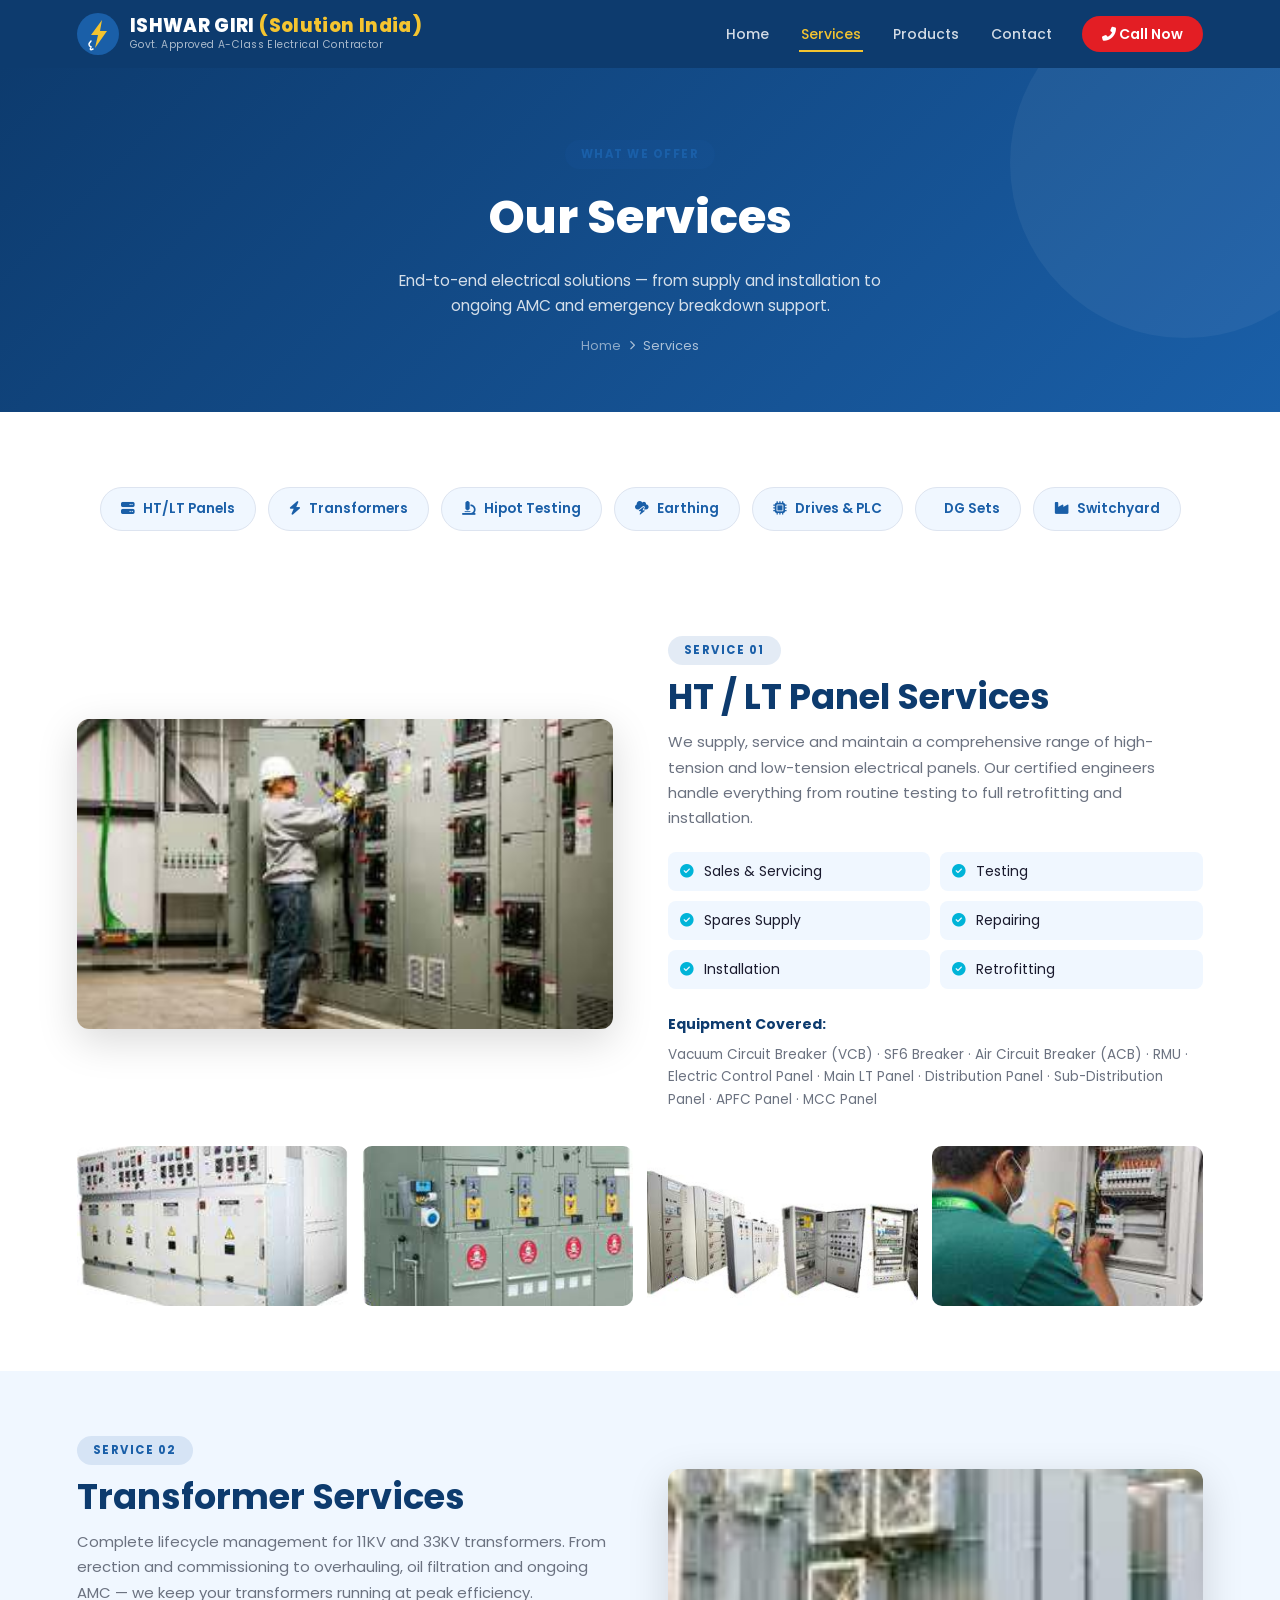
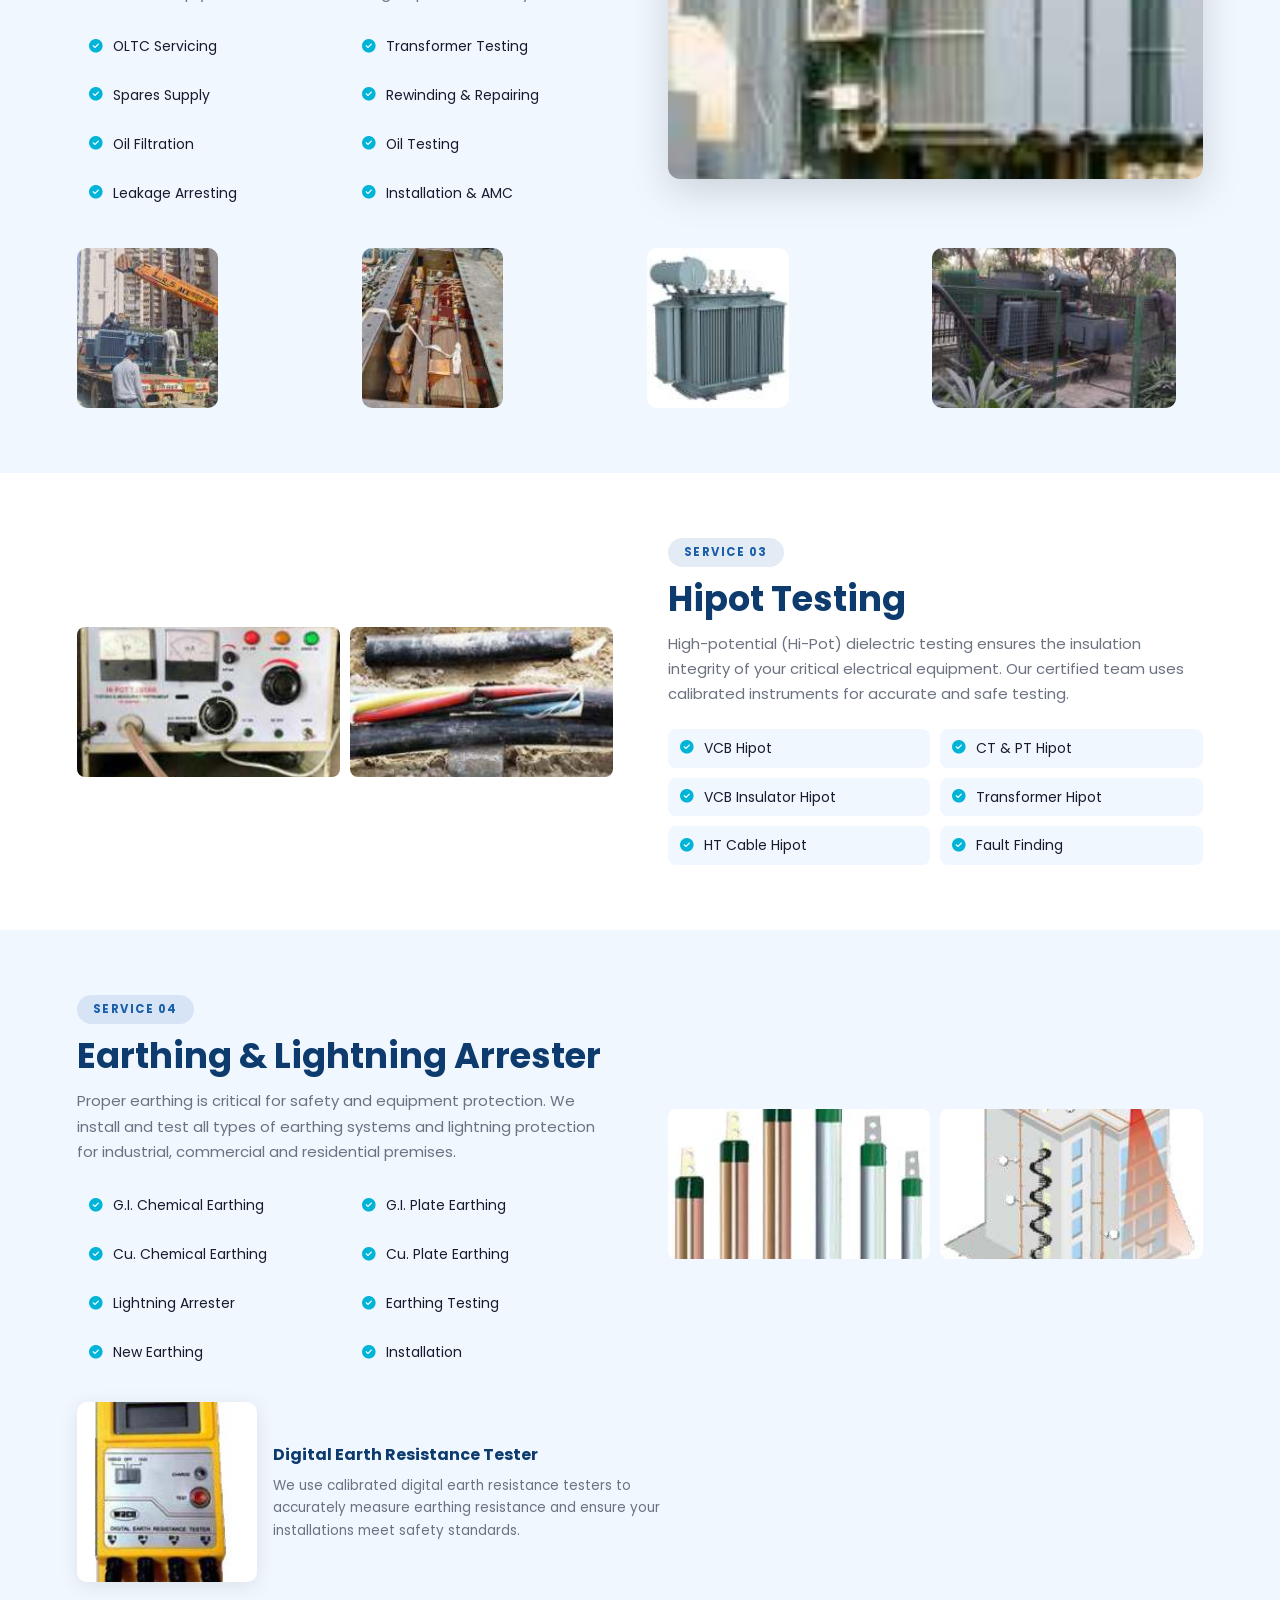
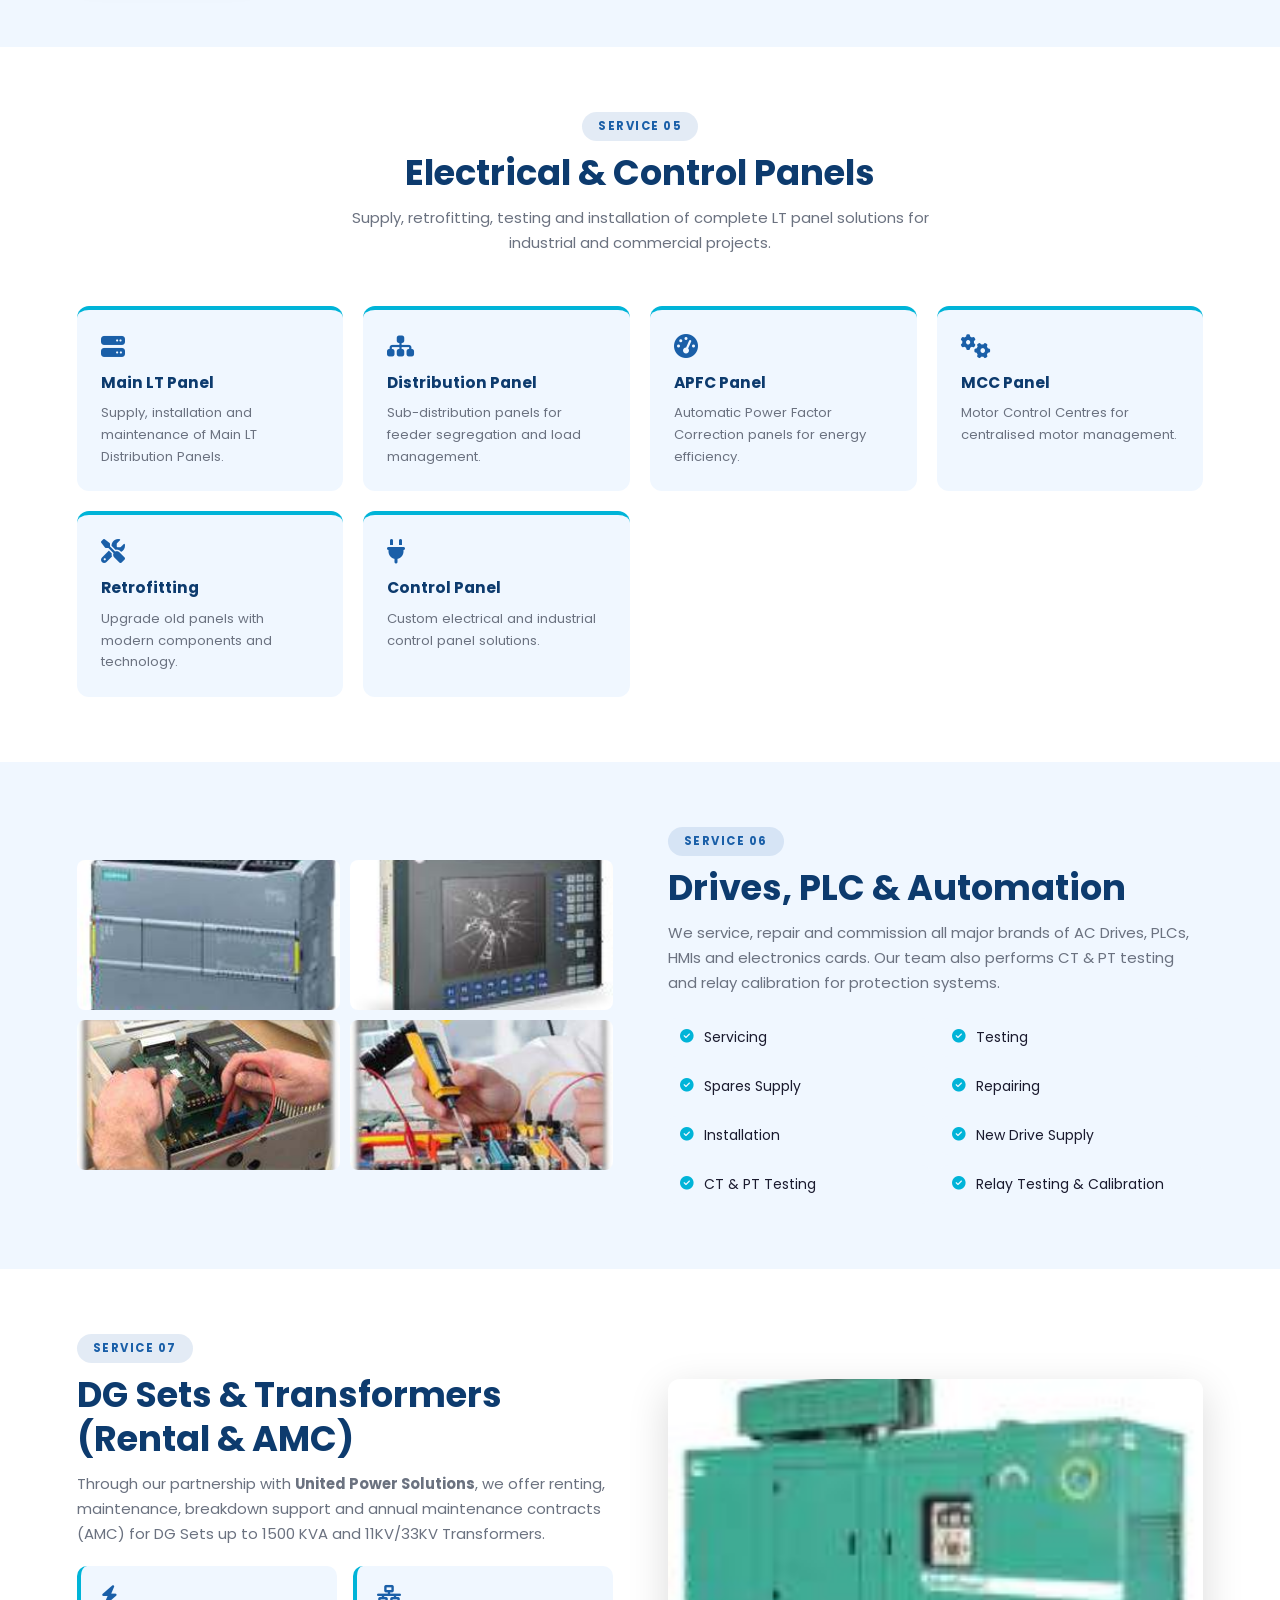
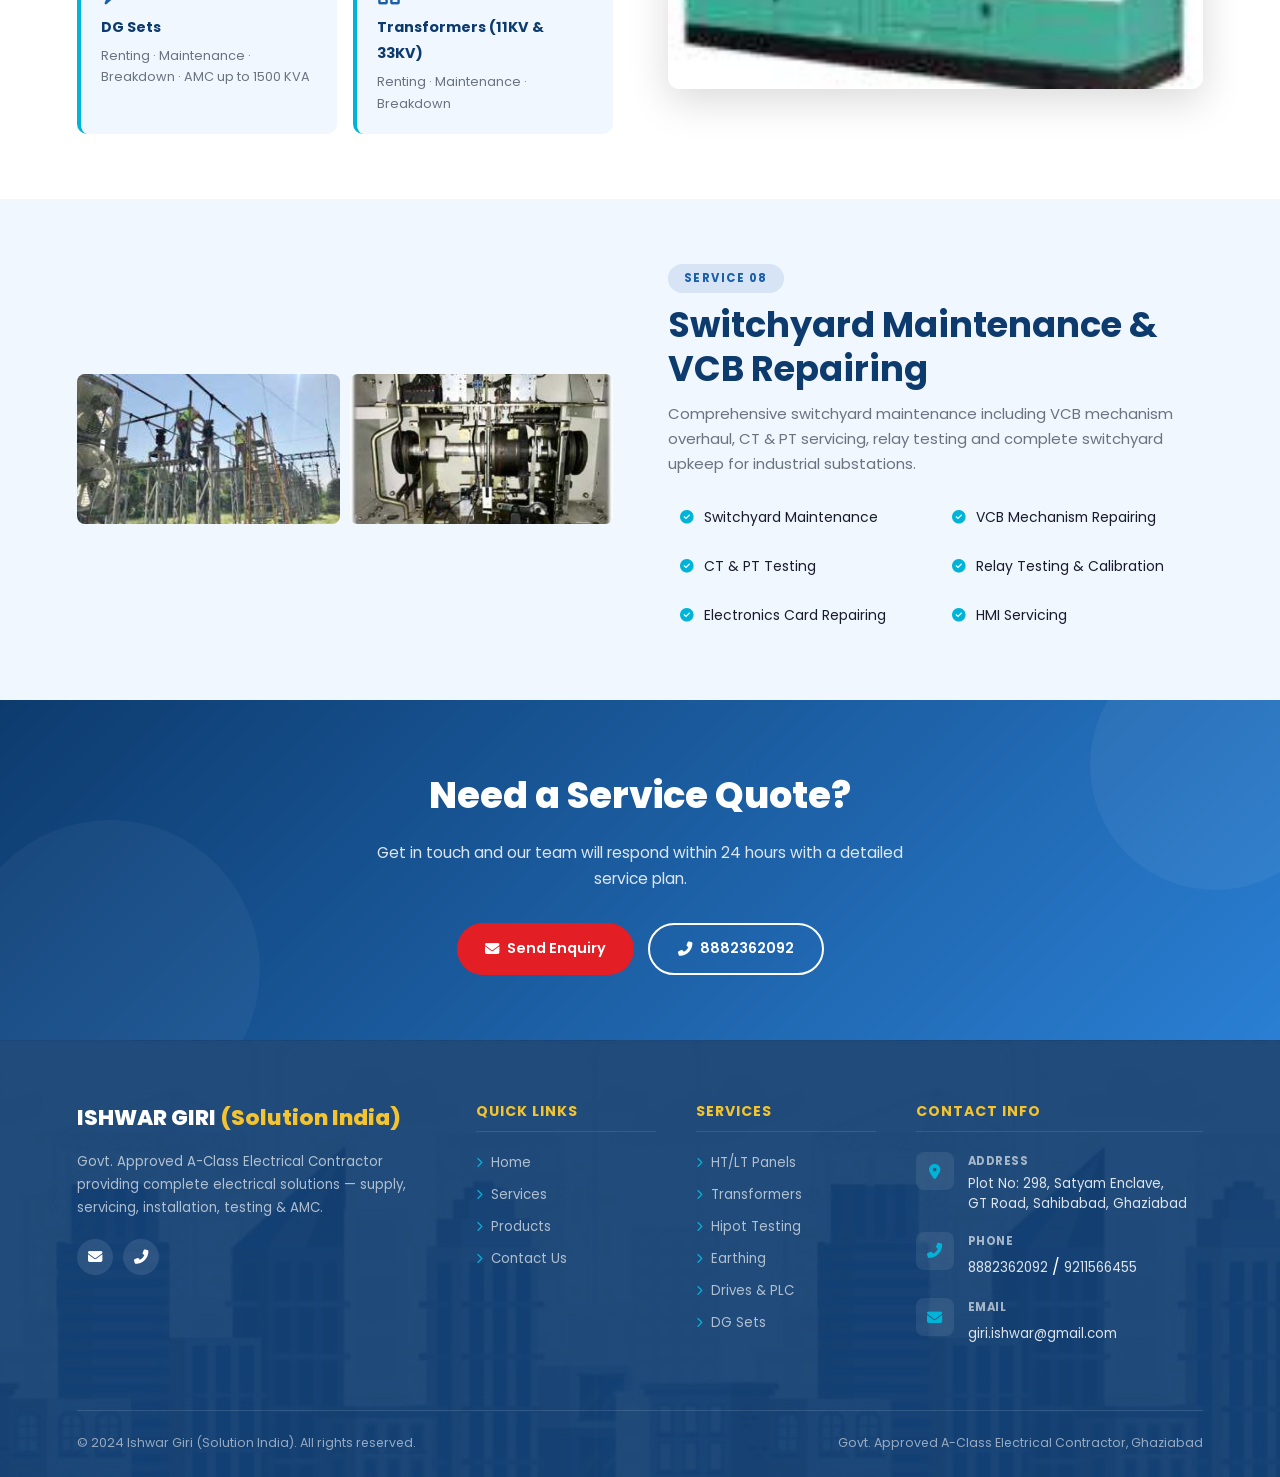
<file: services.html>
﻿<!DOCTYPE html>
<html lang="en">
<head>
  <meta charset="UTF-8" />
  <meta name="viewport" content="width=device-width, initial-scale=1.0" />
  <title>Services – Ishwar Giri (Solution India)</title>
  <meta name="description" content="Comprehensive electrical services: HT/LT Panels, Transformer Servicing, Hipot Testing, Earthing, AC Drives, PLC, DG Sets and Switchyard Maintenance." />
  <link rel="stylesheet" href="css/style.css" />
  <link rel="stylesheet" href="https://cdnjs.cloudflare.com/ajax/libs/font-awesome/6.5.0/css/all.min.css" />
</head>
<body>

<!-- NAVBAR -->
<nav class="navbar">
  <a href="index.html" class="nav-logo">
    <svg class="nav-logo-svg" width="42" height="42" viewBox="0 0 42 42" fill="none">
      <circle cx="21" cy="21" r="21" fill="#1a5fa8"/>
      <path d="M25 7 L14 22 H21 L18 35 L30 18 H23 Z" fill="#f4c430"/>
      <path d="M14 28 Q10 32 14 34 Q12 38 16 36" stroke="white" stroke-width="1.5" fill="none" stroke-linecap="round"/>
    </svg>
    <div>
      <div class="nav-logo-name">ISHWAR GIRI <span>(Solution India)</span></div>
      <div class="nav-logo-sub">Govt. Approved A-Class Electrical Contractor</div>
    </div>
  </a>
  <ul class="nav-links">
    <li><a href="index.html">Home</a></li>
    <li><a href="services.html" class="active">Services</a></li>
    <li><a href="products.html">Products</a></li>
    <li><a href="contact.html">Contact</a></li>
    <li><a href="tel:8882362092" class="nav-cta"><i class="fas fa-phone-alt"></i> Call Now</a></li>
  </ul>
  <button class="hamburger" aria-label="Menu">
    <span></span><span></span><span></span>
  </button>
</nav>

<!-- PAGE HERO -->
<div class="page-hero">
  <span class="section-tag">What We Offer</span>
  <h1>Our Services</h1>
  <p>End-to-end electrical solutions — from supply and installation to ongoing AMC and emergency breakdown support.</p>
  <div class="breadcrumb">
    <a href="index.html">Home</a>
    <i class="fas fa-chevron-right"></i>
    <span>Services</span>
  </div>
</div>

<!-- ============================================================
     SERVICE BADGES
     ============================================================ -->
<section class="section" style="padding-bottom:40px;">
  <div style="display:flex;flex-wrap:wrap;justify-content:center;gap:12px;">
    <a href="#panels"      style="display:inline-flex;align-items:center;gap:8px;padding:10px 20px;background:var(--light);border-radius:25px;font-size:0.85rem;font-weight:600;color:var(--primary);border:1.5px solid var(--border);text-decoration:none;transition:all .25s;" onmouseover="this.style.background='var(--primary)';this.style.color='white'" onmouseout="this.style.background='var(--light)';this.style.color='var(--primary)'"><i class="fas fa-server"></i> HT/LT Panels</a>
    <a href="#transformer" style="display:inline-flex;align-items:center;gap:8px;padding:10px 20px;background:var(--light);border-radius:25px;font-size:0.85rem;font-weight:600;color:var(--primary);border:1.5px solid var(--border);text-decoration:none;transition:all .25s;" onmouseover="this.style.background='var(--primary)';this.style.color='white'" onmouseout="this.style.background='var(--light)';this.style.color='var(--primary)'"><i class="fas fa-bolt"></i> Transformers</a>
    <a href="#hipot"       style="display:inline-flex;align-items:center;gap:8px;padding:10px 20px;background:var(--light);border-radius:25px;font-size:0.85rem;font-weight:600;color:var(--primary);border:1.5px solid var(--border);text-decoration:none;transition:all .25s;" onmouseover="this.style.background='var(--primary)';this.style.color='white'" onmouseout="this.style.background='var(--light)';this.style.color='var(--primary)'"><i class="fas fa-microscope"></i> Hipot Testing</a>
    <a href="#earthing"    style="display:inline-flex;align-items:center;gap:8px;padding:10px 20px;background:var(--light);border-radius:25px;font-size:0.85rem;font-weight:600;color:var(--primary);border:1.5px solid var(--border);text-decoration:none;transition:all .25s;" onmouseover="this.style.background='var(--primary)';this.style.color='white'" onmouseout="this.style.background='var(--light)';this.style.color='var(--primary)'"><i class="fas fa-cloud-bolt"></i> Earthing</a>
    <a href="#drives"      style="display:inline-flex;align-items:center;gap:8px;padding:10px 20px;background:var(--light);border-radius:25px;font-size:0.85rem;font-weight:600;color:var(--primary);border:1.5px solid var(--border);text-decoration:none;transition:all .25s;" onmouseover="this.style.background='var(--primary)';this.style.color='white'" onmouseout="this.style.background='var(--light)';this.style.color='var(--primary)'"><i class="fas fa-microchip"></i> Drives &amp; PLC</a>
    <a href="#dg"          style="display:inline-flex;align-items:center;gap:8px;padding:10px 20px;background:var(--light);border-radius:25px;font-size:0.85rem;font-weight:600;color:var(--primary);border:1.5px solid var(--border);text-decoration:none;transition:all .25s;" onmouseover="this.style.background='var(--primary)';this.style.color='white'" onmouseout="this.style.background='var(--light)';this.style.color='var(--primary)'"><i class="fas fa-generator"></i> DG Sets</a>
    <a href="#switchyard"  style="display:inline-flex;align-items:center;gap:8px;padding:10px 20px;background:var(--light);border-radius:25px;font-size:0.85rem;font-weight:600;color:var(--primary);border:1.5px solid var(--border);text-decoration:none;transition:all .25s;" onmouseover="this.style.background='var(--primary)';this.style.color='white'" onmouseout="this.style.background='var(--light)';this.style.color='var(--primary)'"><i class="fas fa-industry"></i> Switchyard</a>
  </div>
</section>

<!-- ============================================================
     1. HT / LT PANELS
     ============================================================ -->
<section id="panels" class="service-section">
  <div class="service-detail-grid">
    <div class="sdg-img fade-up">
      <img src="images/img83.jpg" alt="Engineer servicing electrical panel" loading="lazy" />
    </div>
    <div class="fade-up delay-2">
      <span class="section-tag">Service 01</span>
      <h2 class="section-title">HT / LT Panel Services</h2>
      <p class="section-subtitle">
        We supply, service and maintain a comprehensive range of high-tension and low-tension electrical panels. Our certified engineers handle everything from routine testing to full retrofitting and installation.
      </p>
      <ul class="service-list">
        <li><i class="fas fa-check-circle"></i> Sales &amp; Servicing</li>
        <li><i class="fas fa-check-circle"></i> Testing</li>
        <li><i class="fas fa-check-circle"></i> Spares Supply</li>
        <li><i class="fas fa-check-circle"></i> Repairing</li>
        <li><i class="fas fa-check-circle"></i> Installation</li>
        <li><i class="fas fa-check-circle"></i> Retrofitting</li>
      </ul>
      <div style="margin-top:22px;">
        <strong style="color:var(--primary-dark);font-size:0.88rem;">Equipment Covered:</strong>
        <p style="color:var(--gray);font-size:0.85rem;margin-top:6px;">Vacuum Circuit Breaker (VCB) · SF6 Breaker · Air Circuit Breaker (ACB) · RMU · Electric Control Panel · Main LT Panel · Distribution Panel · Sub-Distribution Panel · APFC Panel · MCC Panel</p>
      </div>
    </div>
  </div>

  <!-- Panel images gallery -->
  <div class="sdg-img-multi" style="margin-top:35px;display:grid;grid-template-columns:repeat(auto-fit,minmax(180px,1fr));gap:14px;">
    <img src="images/img39.jpg" alt="VCB Panel" loading="lazy" style="height:160px;object-fit:cover;border-radius:10px;" />
    <img src="images/img37.jpg" alt="RMU" loading="lazy" style="height:160px;object-fit:cover;border-radius:10px;" />
    <img src="images/img41.jpg" alt="Electric Control Panel" loading="lazy" style="height:160px;object-fit:cover;border-radius:10px;" />
    <img src="images/img82.jpg" alt="Panel Maintenance" loading="lazy" style="height:160px;object-fit:cover;border-radius:10px;" />
  </div>
</section>

<!-- ============================================================
     2. TRANSFORMER SERVICES
     ============================================================ -->
<section id="transformer" class="service-section service-section-alt">
  <div class="service-detail-grid flip">
    <div class="sdg-img fade-up">
      <img src="images/img118.jpg" alt="Power Transformer" loading="lazy" />
    </div>
    <div class="fade-up delay-2">
      <span class="section-tag">Service 02</span>
      <h2 class="section-title">Transformer Services</h2>
      <p class="section-subtitle">
        Complete lifecycle management for 11KV and 33KV transformers. From erection and commissioning to overhauling, oil filtration and ongoing AMC — we keep your transformers running at peak efficiency.
      </p>
      <ul class="service-list">
        <li><i class="fas fa-check-circle"></i> OLTC Servicing</li>
        <li><i class="fas fa-check-circle"></i> Transformer Testing</li>
        <li><i class="fas fa-check-circle"></i> Spares Supply</li>
        <li><i class="fas fa-check-circle"></i> Rewinding &amp; Repairing</li>
        <li><i class="fas fa-check-circle"></i> Oil Filtration</li>
        <li><i class="fas fa-check-circle"></i> Oil Testing</li>
        <li><i class="fas fa-check-circle"></i> Leakage Arresting</li>
        <li><i class="fas fa-check-circle"></i> Installation &amp; AMC</li>
      </ul>
    </div>
  </div>

  <div style="margin-top:35px;display:grid;grid-template-columns:repeat(auto-fit,minmax(180px,1fr));gap:14px;">
    <img src="images/img115.jpg" alt="Transformer Erection" loading="lazy" style="height:160px;object-fit:cover;border-radius:10px;" />
    <img src="images/img116.jpg" alt="Transformer Overhauling" loading="lazy" style="height:160px;object-fit:cover;border-radius:10px;" />
    <img src="images/img121.jpg" alt="Distribution Transformer" loading="lazy" style="height:160px;object-fit:cover;border-radius:10px;" />
    <img src="images/img60.jpg"  alt="Transformer Installed" loading="lazy" style="height:160px;object-fit:cover;border-radius:10px;" />
  </div>
</section>

<!-- ============================================================
     3. HIPOT TESTING
     ============================================================ -->
<section id="hipot" class="service-section">
  <div class="service-detail-grid">
    <div class="fade-up">
      <div class="sdg-img-multi">
        <img src="images/img57.jpg" alt="Hi-Pot Testing Set" loading="lazy" />
        <img src="images/img59.jpg" alt="HT Cable Fault Finding" loading="lazy" />
      </div>
    </div>
    <div class="fade-up delay-2">
      <span class="section-tag">Service 03</span>
      <h2 class="section-title">Hipot Testing</h2>
      <p class="section-subtitle">
        High-potential (Hi-Pot) dielectric testing ensures the insulation integrity of your critical electrical equipment. Our certified team uses calibrated instruments for accurate and safe testing.
      </p>
      <ul class="service-list">
        <li><i class="fas fa-check-circle"></i> VCB Hipot</li>
        <li><i class="fas fa-check-circle"></i> CT &amp; PT Hipot</li>
        <li><i class="fas fa-check-circle"></i> VCB Insulator Hipot</li>
        <li><i class="fas fa-check-circle"></i> Transformer Hipot</li>
        <li><i class="fas fa-check-circle"></i> HT Cable Hipot</li>
        <li><i class="fas fa-check-circle"></i> Fault Finding</li>
      </ul>
    </div>
  </div>
</section>

<!-- ============================================================
     4. EARTHING & LIGHTNING ARRESTER
     ============================================================ -->
<section id="earthing" class="service-section service-section-alt">
  <div class="service-detail-grid flip">
    <div class="fade-up">
      <div class="sdg-img-multi">
        <img src="images/img78.jpg" alt="Earthing Electrodes" loading="lazy" />
        <img src="images/img80.jpg" alt="Lightning Arrester Building" loading="lazy" />
      </div>
    </div>
    <div class="fade-up delay-2">
      <span class="section-tag">Service 04</span>
      <h2 class="section-title">Earthing &amp; Lightning Arrester</h2>
      <p class="section-subtitle">
        Proper earthing is critical for safety and equipment protection. We install and test all types of earthing systems and lightning protection for industrial, commercial and residential premises.
      </p>
      <ul class="service-list">
        <li><i class="fas fa-check-circle"></i> G.I. Chemical Earthing</li>
        <li><i class="fas fa-check-circle"></i> G.I. Plate Earthing</li>
        <li><i class="fas fa-check-circle"></i> Cu. Chemical Earthing</li>
        <li><i class="fas fa-check-circle"></i> Cu. Plate Earthing</li>
        <li><i class="fas fa-check-circle"></i> Lightning Arrester</li>
        <li><i class="fas fa-check-circle"></i> Earthing Testing</li>
        <li><i class="fas fa-check-circle"></i> New Earthing</li>
        <li><i class="fas fa-check-circle"></i> Installation</li>
      </ul>
    </div>
  </div>
  <!-- Earth resistance tester -->
  <div style="margin-top:30px;display:flex;gap:16px;align-items:center;flex-wrap:wrap;">
    <img src="images/img76.jpg" alt="Digital Earth Resistance Tester" loading="lazy"
      style="width:180px;height:180px;object-fit:cover;border-radius:10px;box-shadow:var(--shadow);" />
    <div>
      <strong style="color:var(--primary-dark);">Digital Earth Resistance Tester</strong>
      <p style="color:var(--gray);font-size:0.85rem;margin-top:6px;max-width:420px;">We use calibrated digital earth resistance testers to accurately measure earthing resistance and ensure your installations meet safety standards.</p>
    </div>
  </div>
</section>

<!-- ============================================================
     5. LT PANELS (APFC, MCC, Distribution)
     ============================================================ -->
<section class="service-section">
  <div class="section-header">
    <span class="section-tag">Service 05</span>
    <h2 class="section-title">Electrical &amp; Control Panels</h2>
    <p class="section-subtitle">Supply, retrofitting, testing and installation of complete LT panel solutions for industrial and commercial projects.</p>
  </div>
  <div style="display:grid;grid-template-columns:repeat(auto-fit,minmax(220px,1fr));gap:20px;">
    <div style="background:var(--light);padding:24px;border-radius:12px;border-top:4px solid var(--teal);">
      <i class="fas fa-server" style="color:var(--primary);font-size:1.5rem;margin-bottom:12px;display:block;"></i>
      <h3 style="font-size:0.97rem;font-weight:700;color:var(--primary-dark);margin-bottom:7px;">Main LT Panel</h3>
      <p style="font-size:0.82rem;color:var(--gray);">Supply, installation and maintenance of Main LT Distribution Panels.</p>
    </div>
    <div style="background:var(--light);padding:24px;border-radius:12px;border-top:4px solid var(--teal);">
      <i class="fas fa-sitemap" style="color:var(--primary);font-size:1.5rem;margin-bottom:12px;display:block;"></i>
      <h3 style="font-size:0.97rem;font-weight:700;color:var(--primary-dark);margin-bottom:7px;">Distribution Panel</h3>
      <p style="font-size:0.82rem;color:var(--gray);">Sub-distribution panels for feeder segregation and load management.</p>
    </div>
    <div style="background:var(--light);padding:24px;border-radius:12px;border-top:4px solid var(--teal);">
      <i class="fas fa-tachometer-alt" style="color:var(--primary);font-size:1.5rem;margin-bottom:12px;display:block;"></i>
      <h3 style="font-size:0.97rem;font-weight:700;color:var(--primary-dark);margin-bottom:7px;">APFC Panel</h3>
      <p style="font-size:0.82rem;color:var(--gray);">Automatic Power Factor Correction panels for energy efficiency.</p>
    </div>
    <div style="background:var(--light);padding:24px;border-radius:12px;border-top:4px solid var(--teal);">
      <i class="fas fa-cogs" style="color:var(--primary);font-size:1.5rem;margin-bottom:12px;display:block;"></i>
      <h3 style="font-size:0.97rem;font-weight:700;color:var(--primary-dark);margin-bottom:7px;">MCC Panel</h3>
      <p style="font-size:0.82rem;color:var(--gray);">Motor Control Centres for centralised motor management.</p>
    </div>
    <div style="background:var(--light);padding:24px;border-radius:12px;border-top:4px solid var(--teal);">
      <i class="fas fa-tools" style="color:var(--primary);font-size:1.5rem;margin-bottom:12px;display:block;"></i>
      <h3 style="font-size:0.97rem;font-weight:700;color:var(--primary-dark);margin-bottom:7px;">Retrofitting</h3>
      <p style="font-size:0.82rem;color:var(--gray);">Upgrade old panels with modern components and technology.</p>
    </div>
    <div style="background:var(--light);padding:24px;border-radius:12px;border-top:4px solid var(--teal);">
      <i class="fas fa-plug" style="color:var(--primary);font-size:1.5rem;margin-bottom:12px;display:block;"></i>
      <h3 style="font-size:0.97rem;font-weight:700;color:var(--primary-dark);margin-bottom:7px;">Control Panel</h3>
      <p style="font-size:0.82rem;color:var(--gray);">Custom electrical and industrial control panel solutions.</p>
    </div>
  </div>
</section>

<!-- ============================================================
     6. DRIVES, PLC & AUTOMATION
     ============================================================ -->
<section id="drives" class="service-section service-section-alt">
  <div class="service-detail-grid">
    <div class="fade-up">
      <div class="sdg-img-multi">
        <img src="images/img90.jpg" alt="PLC Siemens" loading="lazy" />
        <img src="images/img94.jpg" alt="HMI Panel" loading="lazy" />
        <img src="images/img92.jpg" alt="AC Drive Servicing" loading="lazy" />
        <img src="images/img96.jpg" alt="Electronics Card Repairing" loading="lazy" />
      </div>
    </div>
    <div class="fade-up delay-2">
      <span class="section-tag">Service 06</span>
      <h2 class="section-title">Drives, PLC &amp; Automation</h2>
      <p class="section-subtitle">
        We service, repair and commission all major brands of AC Drives, PLCs, HMIs and electronics cards. Our team also performs CT &amp; PT testing and relay calibration for protection systems.
      </p>
      <ul class="service-list">
        <li><i class="fas fa-check-circle"></i> Servicing</li>
        <li><i class="fas fa-check-circle"></i> Testing</li>
        <li><i class="fas fa-check-circle"></i> Spares Supply</li>
        <li><i class="fas fa-check-circle"></i> Repairing</li>
        <li><i class="fas fa-check-circle"></i> Installation</li>
        <li><i class="fas fa-check-circle"></i> New Drive Supply</li>
        <li><i class="fas fa-check-circle"></i> CT &amp; PT Testing</li>
        <li><i class="fas fa-check-circle"></i> Relay Testing &amp; Calibration</li>
      </ul>
    </div>
  </div>
</section>

<!-- ============================================================
     7. DG SETS
     ============================================================ -->
<section id="dg" class="service-section">
  <div class="service-detail-grid flip">
    <div class="sdg-img fade-up">
      <img src="images/img119.jpg" alt="DG Generator Set" loading="lazy" />
    </div>
    <div class="fade-up delay-2">
      <span class="section-tag">Service 07</span>
      <h2 class="section-title">DG Sets &amp; Transformers (Rental &amp; AMC)</h2>
      <p class="section-subtitle">
        Through our partnership with <strong>United Power Solutions</strong>, we offer renting, maintenance, breakdown support and annual maintenance contracts (AMC) for DG Sets up to 1500 KVA and 11KV/33KV Transformers.
      </p>
      <div style="display:grid;grid-template-columns:1fr 1fr;gap:16px;margin-top:20px;">
        <div style="background:var(--light);padding:20px;border-radius:10px;border-left:4px solid var(--teal);">
          <i class="fas fa-bolt" style="color:var(--primary);font-size:1.2rem;margin-bottom:8px;display:block;"></i>
          <strong style="font-size:0.9rem;color:var(--primary-dark);">DG Sets</strong>
          <p style="font-size:0.8rem;color:var(--gray);margin-top:5px;">Renting · Maintenance · Breakdown · AMC up to 1500 KVA</p>
        </div>
        <div style="background:var(--light);padding:20px;border-radius:10px;border-left:4px solid var(--teal);">
          <i class="fas fa-network-wired" style="color:var(--primary);font-size:1.2rem;margin-bottom:8px;display:block;"></i>
          <strong style="font-size:0.9rem;color:var(--primary-dark);">Transformers (11KV &amp; 33KV)</strong>
          <p style="font-size:0.8rem;color:var(--gray);margin-top:5px;">Renting · Maintenance · Breakdown</p>
        </div>
      </div>
    </div>
  </div>
</section>

<!-- ============================================================
     8. SWITCHYARD MAINTENANCE
     ============================================================ -->
<section id="switchyard" class="service-section service-section-alt">
  <div class="service-detail-grid">
    <div class="fade-up">
      <div class="sdg-img-multi">
        <img src="images/img98.jpg" alt="Switchyard Maintenance" loading="lazy" />
        <img src="images/img99.jpg" alt="VCB Mechanism Repairing" loading="lazy" />
      </div>
    </div>
    <div class="fade-up delay-2">
      <span class="section-tag">Service 08</span>
      <h2 class="section-title">Switchyard Maintenance &amp; VCB Repairing</h2>
      <p class="section-subtitle">
        Comprehensive switchyard maintenance including VCB mechanism overhaul, CT &amp; PT servicing, relay testing and complete switchyard upkeep for industrial substations.
      </p>
      <ul class="service-list">
        <li><i class="fas fa-check-circle"></i> Switchyard Maintenance</li>
        <li><i class="fas fa-check-circle"></i> VCB Mechanism Repairing</li>
        <li><i class="fas fa-check-circle"></i> CT &amp; PT Testing</li>
        <li><i class="fas fa-check-circle"></i> Relay Testing &amp; Calibration</li>
        <li><i class="fas fa-check-circle"></i> Electronics Card Repairing</li>
        <li><i class="fas fa-check-circle"></i> HMI Servicing</li>
      </ul>
    </div>
  </div>
</section>

<!-- CTA -->
<section class="cta-banner">
  <div class="cta-inner">
    <h2>Need a Service Quote?</h2>
    <p>Get in touch and our team will respond within 24 hours with a detailed service plan.</p>
    <div class="btn-group">
      <a href="contact.html" class="btn btn-primary"><i class="fas fa-envelope"></i> Send Enquiry</a>
      <a href="tel:8882362092" class="btn btn-outline"><i class="fas fa-phone-alt"></i> 8882362092</a>
    </div>
  </div>
</section>

<!-- FOOTER -->
<footer>
  <div class="footer-inner">
    <div class="footer-grid">
      <div class="footer-brand">
        <div class="footer-brand-name">ISHWAR GIRI <span>(Solution India)</span></div>
        <p>Govt. Approved A-Class Electrical Contractor providing complete electrical solutions — supply, servicing, installation, testing &amp; AMC.</p>
        <div class="footer-social">
          <a href="mailto:giri.ishwar@gmail.com"><i class="fas fa-envelope"></i></a>
          <a href="tel:8882362092"><i class="fas fa-phone-alt"></i></a>
        </div>
      </div>
      <div class="footer-col">
        <h4>Quick Links</h4>
        <ul>
          <li><a href="index.html"><i class="fas fa-chevron-right"></i> Home</a></li>
          <li><a href="services.html"><i class="fas fa-chevron-right"></i> Services</a></li>
          <li><a href="products.html"><i class="fas fa-chevron-right"></i> Products</a></li>
          <li><a href="contact.html"><i class="fas fa-chevron-right"></i> Contact Us</a></li>
        </ul>
      </div>
      <div class="footer-col">
        <h4>Services</h4>
        <ul>
          <li><a href="#panels"><i class="fas fa-chevron-right"></i> HT/LT Panels</a></li>
          <li><a href="#transformer"><i class="fas fa-chevron-right"></i> Transformers</a></li>
          <li><a href="#hipot"><i class="fas fa-chevron-right"></i> Hipot Testing</a></li>
          <li><a href="#earthing"><i class="fas fa-chevron-right"></i> Earthing</a></li>
          <li><a href="#drives"><i class="fas fa-chevron-right"></i> Drives &amp; PLC</a></li>
          <li><a href="#dg"><i class="fas fa-chevron-right"></i> DG Sets</a></li>
        </ul>
      </div>
      <div class="footer-col">
        <h4>Contact Info</h4>
        <div class="footer-contact-item">
          <div class="fci-icon"><i class="fas fa-map-marker-alt"></i></div>
          <div class="fci-text">
            <h5>Address</h5>
            <p>Plot No: 298, Satyam Enclave,<br>GT Road, Sahibabad, Ghaziabad</p>
          </div>
        </div>
        <div class="footer-contact-item">
          <div class="fci-icon"><i class="fas fa-phone-alt"></i></div>
          <div class="fci-text">
            <h5>Phone</h5>
            <a href="tel:8882362092">8882362092</a> / <a href="tel:9211566455">9211566455</a>
          </div>
        </div>
        <div class="footer-contact-item">
          <div class="fci-icon"><i class="fas fa-envelope"></i></div>
          <div class="fci-text">
            <h5>Email</h5>
            <a href="mailto:giri.ishwar@gmail.com">giri.ishwar@gmail.com</a>
          </div>
        </div>
      </div>
    </div>
    <div class="footer-bottom">
      <p>&copy; 2024 Ishwar Giri (Solution India). All rights reserved.</p>
      <p>Govt. Approved A-Class Electrical Contractor, Ghaziabad</p>
    </div>
  </div>
</footer>

<script src="js/main.js"></script>
</body>
</html>
</file>
<file: css/style.css>
/* =============================================
   ISHWAR GIRI (Solution India) - Stylesheet
   ============================================= */

@import url('https://fonts.googleapis.com/css2?family=Poppins:wght@300;400;500;600;700;800&display=swap');

:root {
  --primary:      #1a5fa8;
  --primary-dark: #0d3b6e;
  --primary-light:#2a7fd4;
  --red:          #e31e24;
  --red-dark:     #b71c1c;
  --teal:         #00b4d8;
  --teal-dark:    #0097a7;
  --gold:         #f4c430;
  --white:        #ffffff;
  --light:        #f0f7ff;
  --light-gray:   #f8f9fa;
  --text:         #1a1a2e;
  --gray:         #6b7280;
  --border:       #dde4f0;
  --shadow:       0 4px 20px rgba(0,0,0,0.09);
  --shadow-lg:    0 12px 40px rgba(0,0,0,0.15);
  --radius:       12px;
  --radius-sm:    8px;
  --transition:   all 0.3s ease;
}

*, *::before, *::after { margin: 0; padding: 0; box-sizing: border-box; }
html { scroll-behavior: smooth; font-size: 16px; }

body {
  font-family: 'Poppins', sans-serif;
  color: var(--text);
  line-height: 1.65;
  overflow-x: hidden;
  background: var(--white);
}

img { max-width: 100%; display: block; }
a  { text-decoration: none; }
ul { list-style: none; }

/* ===================== NAVBAR ===================== */
.navbar {
  position: sticky;
  top: 0;
  z-index: 1000;
  background: var(--primary-dark);
  display: flex;
  align-items: center;
  justify-content: space-between;
  padding: 0 6%;
  height: 68px;
  transition: box-shadow 0.3s;
}
.navbar.scrolled { box-shadow: 0 4px 20px rgba(0,0,0,0.35); }

.nav-logo { display: flex; align-items: center; gap: 11px; }
.nav-logo-svg { flex-shrink: 0; }
.nav-logo-name {
  font-size: 1.15rem;
  font-weight: 800;
  color: var(--white);
  line-height: 1.15;
  letter-spacing: 0.02em;
}
.nav-logo-name span { color: var(--gold); }
.nav-logo-sub {
  font-size: 0.65rem;
  color: rgba(255,255,255,0.65);
  font-weight: 400;
  letter-spacing: 0.04em;
}

.nav-links {
  display: flex;
  align-items: center;
  gap: 28px;
}
.nav-links a {
  color: rgba(255,255,255,0.82);
  font-size: 0.875rem;
  font-weight: 500;
  padding: 6px 2px;
  border-bottom: 2px solid transparent;
  transition: var(--transition);
}
.nav-links a:hover,
.nav-links a.active {
  color: var(--gold);
  border-bottom-color: var(--gold);
}
.nav-cta {
  background: var(--red) !important;
  color: var(--white) !important;
  padding: 8px 20px !important;
  border-radius: 25px !important;
  border-bottom: none !important;
  font-weight: 600 !important;
  transition: background 0.25s, transform 0.25s !important;
}
.nav-cta:hover {
  background: var(--red-dark) !important;
  transform: scale(1.04);
}

.hamburger {
  display: none;
  flex-direction: column;
  gap: 5px;
  cursor: pointer;
  padding: 6px;
  border: none;
  background: none;
}
.hamburger span {
  display: block;
  width: 24px;
  height: 2px;
  background: var(--white);
  border-radius: 2px;
  transition: var(--transition);
}
.hamburger.open span:nth-child(1) { transform: rotate(45deg) translate(5px, 5px); }
.hamburger.open span:nth-child(2) { opacity: 0; }
.hamburger.open span:nth-child(3) { transform: rotate(-45deg) translate(5px, -5px); }

/* ===================== BUTTONS ===================== */
.btn {
  display: inline-flex;
  align-items: center;
  gap: 8px;
  padding: 12px 28px;
  border-radius: 30px;
  font-size: 0.9rem;
  font-weight: 600;
  font-family: 'Poppins', sans-serif;
  cursor: pointer;
  border: none;
  transition: var(--transition);
  text-decoration: none;
}
.btn-primary { background: var(--red); color: var(--white); }
.btn-primary:hover {
  background: var(--red-dark);
  transform: translateY(-2px);
  box-shadow: 0 8px 25px rgba(227,30,36,0.4);
}
.btn-outline {
  background: transparent;
  color: var(--white);
  border: 2px solid var(--white);
}
.btn-outline:hover {
  background: var(--white);
  color: var(--primary-dark);
  transform: translateY(-2px);
}
.btn-blue { background: var(--primary); color: var(--white); }
.btn-blue:hover {
  background: var(--primary-dark);
  transform: translateY(-2px);
  box-shadow: 0 8px 25px rgba(26,95,168,0.4);
}

/* ===================== HERO ===================== */
.hero {
  position: relative;
  height: 91vh;
  min-height: 560px;
  display: flex;
  align-items: center;
  justify-content: center;
  text-align: center;
  background-attachment: fixed;
  background-position: center;
  background-size: cover;
  background-repeat: no-repeat;
}
.hero-overlay {
  position: absolute;
  inset: 0;
  background: linear-gradient(135deg, rgba(13,59,110,0.91) 0%, rgba(26,95,168,0.78) 60%, rgba(0,70,100,0.82) 100%);
}
.hero-content {
  position: relative;
  z-index: 2;
  color: var(--white);
  max-width: 820px;
  padding: 0 24px;
  animation: fadeUp 0.9s ease both;
}
.hero-badge {
  display: inline-block;
  background: var(--red);
  color: var(--white);
  font-size: 0.72rem;
  font-weight: 700;
  padding: 6px 20px;
  border-radius: 20px;
  margin-bottom: 20px;
  letter-spacing: 1.5px;
  text-transform: uppercase;
}
.hero-content h1 {
  font-size: clamp(2rem, 5vw, 3.8rem);
  font-weight: 800;
  line-height: 1.15;
  margin-bottom: 16px;
}
.hero-content h1 .accent { color: var(--gold); }
.hero-content p {
  font-size: 1.05rem;
  opacity: 0.9;
  max-width: 580px;
  margin: 0 auto 36px;
}
.btn-group { display: flex; gap: 14px; justify-content: center; flex-wrap: wrap; }

.hero-scroll {
  position: absolute;
  bottom: 30px;
  left: 50%;
  transform: translateX(-50%);
  z-index: 2;
  display: flex;
  flex-direction: column;
  align-items: center;
  gap: 6px;
  color: rgba(255,255,255,0.6);
  font-size: 0.72rem;
  letter-spacing: 1px;
  text-transform: uppercase;
  animation: bounce 2s infinite;
}
.hero-scroll i { font-size: 1.1rem; }

/* ===================== STATS BAR ===================== */
.stats-bar {
  background: var(--primary-dark);
  padding: 28px 6%;
  display: flex;
  justify-content: space-around;
  flex-wrap: wrap;
  gap: 20px;
}
.stat-item { text-align: center; }
.stat-number {
  font-size: 2.1rem;
  font-weight: 800;
  color: var(--gold);
  display: block;
  line-height: 1;
}
.stat-label {
  font-size: 0.75rem;
  color: rgba(255,255,255,0.7);
  text-transform: uppercase;
  letter-spacing: 1px;
  margin-top: 4px;
}

/* ===================== SECTIONS ===================== */
.section { padding: 75px 6%; }
.section-light { background: var(--light); }
.section-dark {
  background: var(--primary-dark);
  color: var(--white);
}

.section-tag {
  display: inline-block;
  background: rgba(26,95,168,0.12);
  color: var(--primary);
  font-size: 0.72rem;
  font-weight: 700;
  padding: 5px 16px;
  border-radius: 20px;
  text-transform: uppercase;
  letter-spacing: 1.5px;
  margin-bottom: 10px;
}
.section-dark .section-tag {
  background: rgba(244,196,48,0.15);
  color: var(--gold);
}

.section-title {
  font-size: clamp(1.6rem, 3vw, 2.2rem);
  font-weight: 700;
  color: var(--primary-dark);
  margin-bottom: 10px;
  line-height: 1.25;
}
.section-dark .section-title { color: var(--white); }

.section-subtitle {
  color: var(--gray);
  font-size: 0.93rem;
  max-width: 580px;
  line-height: 1.7;
}
.section-dark .section-subtitle { color: rgba(255,255,255,0.72); }

.section-header { text-align: center; margin-bottom: 50px; }
.section-header .section-subtitle { margin: 0 auto; }

/* ===================== ABOUT ===================== */
.about-grid {
  display: grid;
  grid-template-columns: 1fr 1fr;
  gap: 65px;
  align-items: center;
}
.about-img-wrap {
  position: relative;
  border-radius: var(--radius);
  overflow: hidden;
  box-shadow: var(--shadow-lg);
}
.about-img-wrap img {
  width: 100%;
  height: 440px;
  object-fit: cover;
  display: block;
}
.about-badge {
  position: absolute;
  bottom: 0;
  left: 0;
  right: 0;
  background: linear-gradient(to top, rgba(227,30,36,0.95), transparent);
  color: var(--white);
  padding: 30px 22px 18px;
  font-size: 0.83rem;
  font-weight: 600;
  letter-spacing: 0.3px;
}
.about-content .section-subtitle { margin-bottom: 22px; }

.feature-pills {
  display: grid;
  grid-template-columns: 1fr 1fr;
  gap: 12px;
  margin-top: 24px;
}
.feature-pill {
  display: flex;
  align-items: center;
  gap: 10px;
  padding: 10px 16px;
  background: var(--light);
  border-radius: var(--radius-sm);
  font-size: 0.85rem;
  font-weight: 500;
  border-left: 3px solid var(--teal);
}
.feature-pill i { color: var(--teal); font-size: 1rem; }

/* ===================== WHY CHOOSE US ===================== */
.why-grid {
  display: grid;
  grid-template-columns: repeat(auto-fit, minmax(195px, 1fr));
  gap: 22px;
}
.why-card {
  background: var(--white);
  padding: 32px 22px;
  border-radius: var(--radius);
  text-align: center;
  box-shadow: var(--shadow);
  border-top: 4px solid var(--teal);
  transition: transform 0.3s, box-shadow 0.3s;
}
.why-card:hover { transform: translateY(-7px); box-shadow: var(--shadow-lg); }
.why-icon {
  width: 68px;
  height: 68px;
  border-radius: 50%;
  display: flex;
  align-items: center;
  justify-content: center;
  margin: 0 auto 18px;
  font-size: 1.7rem;
}
.why-card h3 { font-size: 0.92rem; font-weight: 700; color: var(--primary-dark); margin-bottom: 7px; }
.why-card p  { font-size: 0.79rem; color: var(--gray); }

/* ===================== SERVICE CARDS (HOME) ===================== */
.services-grid {
  display: grid;
  grid-template-columns: repeat(auto-fit, minmax(255px, 1fr));
  gap: 24px;
}
.service-card {
  background: var(--white);
  border-radius: var(--radius);
  overflow: hidden;
  box-shadow: var(--shadow);
  transition: transform 0.3s, box-shadow 0.3s;
}
.service-card:hover { transform: translateY(-6px); box-shadow: var(--shadow-lg); }
.sc-img {
  height: 195px;
  overflow: hidden;
}
.sc-img img {
  width: 100%;
  height: 100%;
  object-fit: cover;
  transition: transform 0.45s;
}
.service-card:hover .sc-img img { transform: scale(1.06); }
.sc-body { padding: 22px; }
.sc-body h3 { font-size: 1rem; font-weight: 700; color: var(--primary-dark); margin-bottom: 7px; }
.sc-body p  { font-size: 0.82rem; color: var(--gray); margin-bottom: 14px; }
.sc-tags { display: flex; flex-wrap: wrap; gap: 6px; }
.sc-tag {
  font-size: 0.7rem;
  padding: 3px 10px;
  border-radius: 12px;
  background: rgba(0,180,216,0.1);
  color: var(--teal-dark);
  font-weight: 600;
}

/* ===================== CTA BANNER ===================== */
.cta-banner {
  background: linear-gradient(135deg, var(--primary-dark) 0%, var(--primary-light) 100%);
  padding: 65px 6%;
  text-align: center;
  color: var(--white);
  position: relative;
  overflow: hidden;
}
.cta-banner::before {
  content: '';
  position: absolute;
  top: -60px; right: -60px;
  width: 250px; height: 250px;
  border-radius: 50%;
  background: rgba(255,255,255,0.05);
}
.cta-banner::after {
  content: '';
  position: absolute;
  bottom: -80px; left: -40px;
  width: 300px; height: 300px;
  border-radius: 50%;
  background: rgba(255,255,255,0.04);
}
.cta-inner { position: relative; z-index: 1; }
.cta-banner h2 { font-size: clamp(1.6rem,3vw,2.3rem); font-weight: 800; margin-bottom: 14px; }
.cta-banner p  { opacity: 0.85; margin-bottom: 32px; font-size: 0.97rem; max-width: 550px; margin-left: auto; margin-right: auto; }

/* ===================== FOOTER ===================== */
footer {
  background: var(--primary-dark);
  color: var(--white);
  padding: 60px 6% 24px;
  position: relative;
}
footer::before {
  content: '';
  position: absolute;
  inset: 0;
  background-image: url('../images/img20.jpg');
  background-size: cover;
  background-position: bottom;
  opacity: 0.08;
  pointer-events: none;
}
.footer-inner { position: relative; z-index: 1; }

.footer-grid {
  display: grid;
  grid-template-columns: 2fr 1fr 1fr 1.6fr;
  gap: 40px;
  margin-bottom: 45px;
}
.footer-brand-name { font-size: 1.35rem; font-weight: 800; }
.footer-brand-name span { color: var(--gold); }
.footer-brand p {
  font-size: 0.83rem;
  opacity: 0.65;
  margin-top: 14px;
  line-height: 1.75;
}
.footer-social { display: flex; gap: 10px; margin-top: 20px; }
.footer-social a {
  width: 36px; height: 36px;
  border-radius: 50%;
  background: rgba(255,255,255,0.1);
  display: flex; align-items: center; justify-content: center;
  color: var(--white);
  font-size: 0.9rem;
  transition: background 0.25s;
}
.footer-social a:hover { background: var(--teal); }

.footer-col h4 {
  font-size: 0.88rem;
  font-weight: 700;
  color: var(--gold);
  text-transform: uppercase;
  letter-spacing: 1px;
  margin-bottom: 20px;
  padding-bottom: 8px;
  border-bottom: 1px solid rgba(255,255,255,0.1);
}
.footer-col ul li { margin-bottom: 10px; }
.footer-col ul li a {
  color: rgba(255,255,255,0.65);
  font-size: 0.83rem;
  transition: color 0.2s;
  display: flex; align-items: center; gap: 8px;
}
.footer-col ul li a:hover { color: var(--gold); }
.footer-col ul li a i { font-size: 0.65rem; color: var(--teal); }

.footer-contact-item {
  display: flex;
  gap: 14px;
  margin-bottom: 18px;
  align-items: flex-start;
}
.fci-icon {
  width: 38px; height: 38px;
  border-radius: 8px;
  background: rgba(255,255,255,0.08);
  display: flex; align-items: center; justify-content: center;
  color: var(--teal);
  font-size: 0.95rem;
  flex-shrink: 0;
}
.fci-text h5 { font-size: 0.72rem; opacity: 0.6; text-transform: uppercase; letter-spacing: 0.5px; margin-bottom: 3px; }
.fci-text p,
.fci-text a {
  font-size: 0.83rem;
  color: rgba(255,255,255,0.85);
  line-height: 1.5;
}
.fci-text a:hover { color: var(--teal); }

.footer-bottom {
  border-top: 1px solid rgba(255,255,255,0.12);
  padding-top: 22px;
  display: flex;
  justify-content: space-between;
  align-items: center;
  flex-wrap: wrap;
  gap: 10px;
}
.footer-bottom p { font-size: 0.78rem; opacity: 0.55; }
.footer-bottom a { color: var(--gold); }

/* ===================== PAGE HERO ===================== */
.page-hero {
  background: linear-gradient(135deg, var(--primary-dark) 0%, var(--primary) 100%);
  padding: 72px 6% 56px;
  color: var(--white);
  text-align: center;
  position: relative;
  overflow: hidden;
}
.page-hero::before {
  content: '';
  position: absolute;
  top: -80px; right: -80px;
  width: 350px; height: 350px;
  border-radius: 50%;
  background: rgba(255,255,255,0.05);
}
.page-hero h1 {
  font-size: clamp(1.9rem, 4vw, 2.9rem);
  font-weight: 800;
  margin-bottom: 12px;
}
.page-hero p { font-size: 0.97rem; opacity: 0.82; max-width: 520px; margin: 0 auto; }
.breadcrumb {
  display: flex; justify-content: center; align-items: center;
  gap: 8px; font-size: 0.8rem; opacity: 0.65; margin-top: 16px;
}
.breadcrumb a { color: rgba(255,255,255,0.8); }
.breadcrumb a:hover { color: var(--gold); }
.breadcrumb i { font-size: 0.6rem; }

/* ===================== SERVICES PAGE ===================== */
.service-section { padding: 65px 6%; }
.service-section-alt { background: var(--light); }

.service-detail-grid {
  display: grid;
  grid-template-columns: 1fr 1fr;
  gap: 55px;
  align-items: center;
}
.service-detail-grid.flip { direction: rtl; }
.service-detail-grid.flip > * { direction: ltr; }

.sdg-img {
  border-radius: var(--radius);
  overflow: hidden;
  box-shadow: var(--shadow-lg);
}
.sdg-img img {
  width: 100%;
  height: 310px;
  object-fit: cover;
  display: block;
}
.sdg-img-multi {
  display: grid;
  grid-template-columns: 1fr 1fr;
  gap: 10px;
}
.sdg-img-multi img {
  width: 100%;
  height: 150px;
  object-fit: cover;
  border-radius: var(--radius-sm);
}

.service-list {
  display: grid;
  grid-template-columns: 1fr 1fr;
  gap: 10px;
  margin-top: 22px;
}
.service-list li {
  display: flex;
  align-items: center;
  gap: 10px;
  font-size: 0.87rem;
  color: var(--text);
  padding: 8px 12px;
  background: var(--light);
  border-radius: var(--radius-sm);
}
.service-list li i {
  color: var(--teal);
  font-size: 0.85rem;
  flex-shrink: 0;
}

/* ===================== PRODUCTS PAGE ===================== */
.products-grid {
  display: grid;
  grid-template-columns: repeat(auto-fill, minmax(265px, 1fr));
  gap: 24px;
}
.product-card {
  background: var(--white);
  border-radius: var(--radius);
  overflow: hidden;
  box-shadow: var(--shadow);
  border: 1px solid #eaf0fb;
  transition: transform 0.3s, box-shadow 0.3s;
}
.product-card:hover { transform: translateY(-7px); box-shadow: var(--shadow-lg); }

.pc-img {
  height: 200px;
  background: var(--light-gray);
  display: flex;
  align-items: center;
  justify-content: center;
  padding: 18px;
  overflow: hidden;
}
.pc-img img {
  max-width: 100%; max-height: 100%;
  object-fit: contain;
  transition: transform 0.4s;
}
.product-card:hover .pc-img img { transform: scale(1.08); }

.pc-body {
  padding: 20px;
  border-top: 3px solid var(--teal);
}
.pc-body h3 { font-size: 1rem; font-weight: 700; color: var(--primary-dark); margin-bottom: 6px; }
.pc-body p  { font-size: 0.8rem; color: var(--gray); line-height: 1.55; }

/* ===================== CONTACT PAGE ===================== */
.contact-layout {
  display: grid;
  grid-template-columns: 1fr 1.55fr;
  gap: 45px;
  align-items: start;
}
.contact-info-box {
  background: var(--primary-dark);
  border-radius: var(--radius);
  padding: 40px 36px;
  color: var(--white);
}
.contact-info-box h3 { font-size: 1.5rem; font-weight: 700; margin-bottom: 8px; }
.contact-info-box > p { opacity: 0.7; font-size: 0.87rem; margin-bottom: 35px; line-height: 1.65; }

.cd-item { display: flex; gap: 16px; margin-bottom: 26px; align-items: flex-start; }
.cd-icon {
  width: 46px; height: 46px;
  border-radius: 10px;
  background: rgba(255,255,255,0.1);
  display: flex; align-items: center; justify-content: center;
  color: var(--teal);
  font-size: 1.1rem;
  flex-shrink: 0;
}
.cd-text h4 { font-size: 0.72rem; opacity: 0.6; text-transform: uppercase; letter-spacing: 0.5px; margin-bottom: 5px; }
.cd-text p,
.cd-text a {
  font-size: 0.9rem;
  color: var(--white);
  line-height: 1.55;
}
.cd-text a:hover { color: var(--teal); }

.contact-form-box {
  background: var(--white);
  border-radius: var(--radius);
  padding: 42px 40px;
  box-shadow: var(--shadow-lg);
}
.contact-form-box h3 { font-size: 1.45rem; font-weight: 700; color: var(--primary-dark); margin-bottom: 8px; }
.contact-form-box > p { color: var(--gray); font-size: 0.87rem; margin-bottom: 30px; }

.form-row { display: grid; grid-template-columns: 1fr 1fr; gap: 20px; }
.form-group { margin-bottom: 18px; }
.form-group label {
  display: block;
  font-size: 0.83rem;
  font-weight: 600;
  color: var(--primary-dark);
  margin-bottom: 7px;
}
.form-group input,
.form-group select,
.form-group textarea {
  width: 100%;
  padding: 11px 15px;
  border: 1.5px solid var(--border);
  border-radius: var(--radius-sm);
  font-family: 'Poppins', sans-serif;
  font-size: 0.87rem;
  color: var(--text);
  background: #fafbff;
  transition: border-color 0.2s, box-shadow 0.2s;
  outline: none;
  appearance: none;
}
.form-group input:focus,
.form-group select:focus,
.form-group textarea:focus {
  border-color: var(--primary);
  box-shadow: 0 0 0 3px rgba(26,95,168,0.1);
}
.form-group textarea { resize: vertical; min-height: 115px; }

.btn-submit {
  width: 100%;
  background: var(--primary);
  color: var(--white);
  border: none;
  padding: 14px;
  border-radius: 30px;
  font-size: 0.95rem;
  font-weight: 700;
  font-family: 'Poppins', sans-serif;
  cursor: pointer;
  display: flex;
  align-items: center;
  justify-content: center;
  gap: 10px;
  transition: var(--transition);
}
.btn-submit:hover {
  background: var(--primary-dark);
  transform: translateY(-2px);
  box-shadow: 0 8px 25px rgba(26,95,168,0.4);
}

.form-note { font-size: 0.75rem; color: var(--gray); text-align: center; margin-top: 12px; }

.map-wrap {
  border-radius: var(--radius);
  overflow: hidden;
  box-shadow: var(--shadow);
  height: 380px;
  margin-top: 40px;
}
.map-wrap iframe { width: 100%; height: 100%; border: none; }

/* ===================== ANIMATIONS ===================== */
@keyframes fadeUp {
  from { opacity: 0; transform: translateY(30px); }
  to   { opacity: 1; transform: translateY(0); }
}
@keyframes bounce {
  0%, 100% { transform: translateX(-50%) translateY(0); }
  50%       { transform: translateX(-50%) translateY(8px); }
}

.fade-up {
  opacity: 0;
  transform: translateY(28px);
  transition: opacity 0.65s ease, transform 0.65s ease;
}
.fade-up.visible { opacity: 1; transform: translateY(0); }
.fade-up.delay-1 { transition-delay: 0.1s; }
.fade-up.delay-2 { transition-delay: 0.2s; }
.fade-up.delay-3 { transition-delay: 0.3s; }
.fade-up.delay-4 { transition-delay: 0.4s; }

/* ===================== RESPONSIVE ===================== */
@media (max-width: 1024px) {
  .footer-grid { grid-template-columns: 1fr 1fr; }
  .about-grid  { gap: 40px; }
}
@media (max-width: 900px) {
  .about-grid,
  .contact-layout,
  .service-detail-grid { grid-template-columns: 1fr; }
  .service-detail-grid.flip { direction: ltr; }
  .footer-grid { grid-template-columns: 1fr 1fr; }
}
@media (max-width: 768px) {
  .nav-links {
    display: none;
    position: absolute;
    top: 68px; left: 0; right: 0;
    background: var(--primary-dark);
    flex-direction: column;
    padding: 18px 24px;
    gap: 14px;
    border-top: 1px solid rgba(255,255,255,0.1);
    box-shadow: 0 12px 20px rgba(0,0,0,0.3);
  }
  .nav-links.open { display: flex; }
  .hamburger { display: flex; }
  .hero { height: 80vh; background-attachment: scroll; }
  .form-row { grid-template-columns: 1fr; }
  .footer-grid { grid-template-columns: 1fr; gap: 30px; }
  .service-list { grid-template-columns: 1fr; }
  .feature-pills { grid-template-columns: 1fr; }
  .sdg-img-multi { grid-template-columns: 1fr; }
  .stats-bar { gap: 28px; }
  .section { padding: 55px 5%; }
  .service-section { padding: 50px 5%; }
  .contact-form-box { padding: 28px 22px; }
  .contact-info-box { padding: 28px 22px; }
}
@media (max-width: 480px) {
  .why-grid { grid-template-columns: 1fr 1fr; }
  .products-grid { grid-template-columns: 1fr; }
}
</file>
